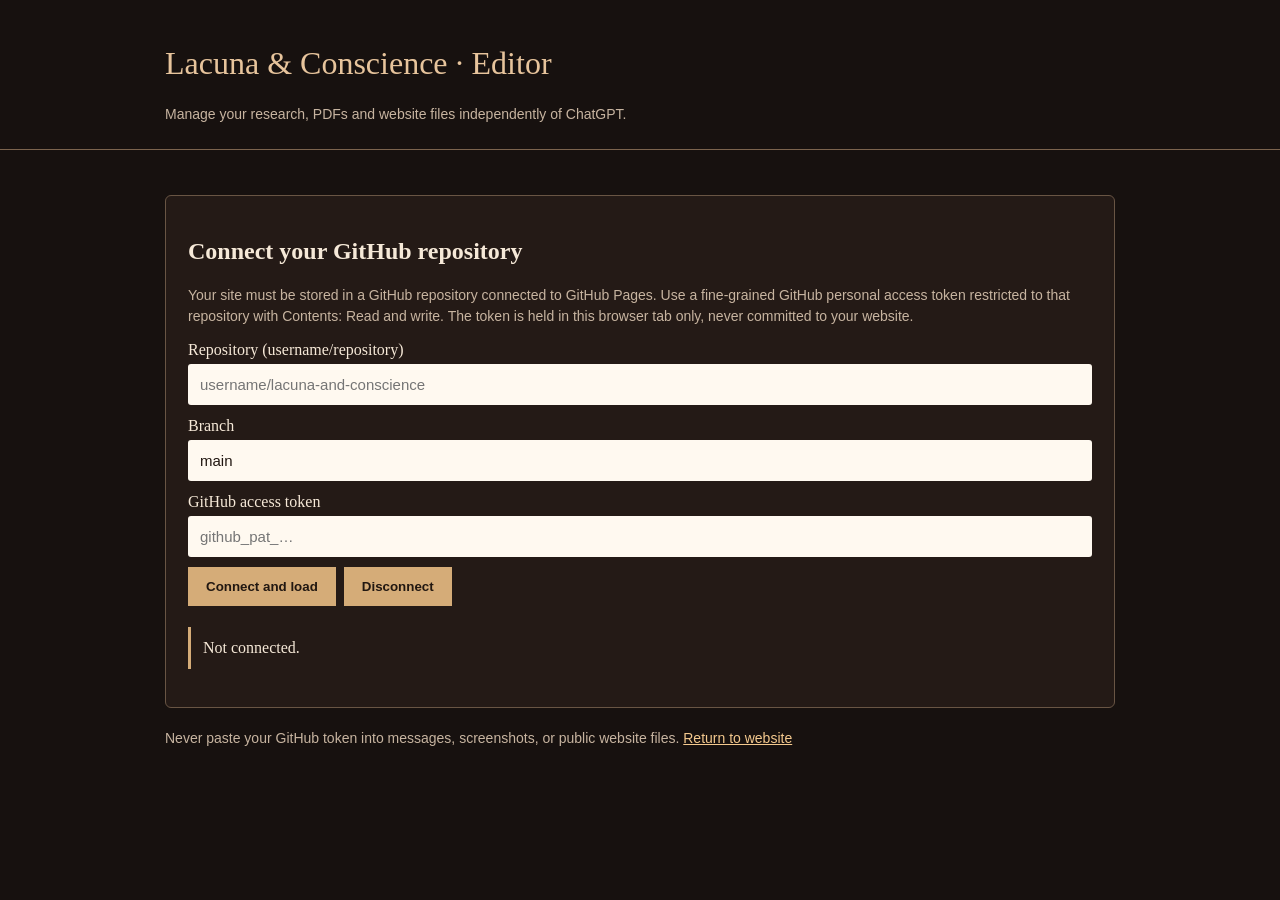
<file: index.html>
<!doctype html><html lang="en"><head><meta charset="utf-8"><meta name="viewport" content="width=device-width,initial-scale=1"><meta name="robots" content="noindex,nofollow"><title>Editor — Lacuna &amp; Conscience</title><style>body{margin:0;background:#17110f;color:#f6e9d8;font:16px Georgia,serif}header{border-bottom:1px solid #7c644e;padding:24px max(20px,calc((100vw - 950px)/2))}h1{font-weight:400;color:#e7c49c}main{max-width:950px;margin:auto;padding:25px 20px 70px}.panel{border:1px solid #695544;background:#241a16;padding:22px;margin:20px 0;border-radius:6px}label{display:block;margin:12px 0 5px}input,textarea,select{box-sizing:border-box;width:100%;padding:12px;background:#fff9f0;color:#211711;border:0;border-radius:3px;font:15px Arial}textarea{min-height:100px}button{background:#d5ac78;color:#211711;border:0;padding:12px 18px;margin:10px 8px 5px 0;cursor:pointer;font-weight:bold}button:disabled{opacity:.5}a{color:#f4c98e}.hint{color:#c7b4a0;font:14px/1.5 Arial}.msg{padding:12px;border-left:3px solid #d5ac78;white-space:pre-wrap}.paper{border-top:1px solid #685341;padding-top:15px;margin-top:18px}code{color:#fff3d8}#workspace[hidden]{display:none}</style></head><body><header><h1>Lacuna &amp; Conscience · Editor</h1><div class="hint">Manage your research, PDFs and website files independently of ChatGPT.</div></header><main><section class="panel"><h2>Connect your GitHub repository</h2><p class="hint">Your site must be stored in a GitHub repository connected to GitHub Pages. Use a fine-grained GitHub personal access token restricted to that repository with Contents: Read and write. The token is held in this browser tab only, never committed to your website.</p><label for="repo">Repository (username/repository)</label><input id="repo" placeholder="username/lacuna-and-conscience" autocomplete="off"><label for="branch">Branch</label><input id="branch" value="main"><label for="token">GitHub access token</label><input id="token" type="password" placeholder="github_pat_…" autocomplete="off"><button id="connect">Connect and load</button><button id="disconnect">Disconnect</button><p id="message" class="msg" role="status">Not connected.</p></section><div id="workspace" hidden><section class="panel"><h2>Research papers</h2><p class="hint">Edit titles, descriptions and publication status. Choose a PDF to upload for each paper, then save. GitHub Pages will deploy the change when GitHub updates.</p><div id="papers"></div><button id="add">+ Add a research paper</button><button id="save-papers">Save research changes</button></section><section class="panel"><h2>Edit website pages and design</h2><p class="hint">Advanced editor: modify the HTML/CSS directly. Changes are saved to GitHub. For everyday paper updates, use the research editor above.</p><label for="file">Website file</label><select id="file"><option>index.html</option><option>research.html</option><option>questions.html</option><option>styles.css</option><option>script.js</option><option>lavanya/research/index.html</option></select><button id="load-file">Load file</button><textarea id="source" spellcheck="false" style="min-height:330px;font:13px/1.5 monospace"></textarea><button id="save-file">Save website file</button></section><section class="panel"><h2>Upload or replace an image</h2><p class="hint">Upload a PNG, JPG or WebP image to the site root. Use its filename in the page HTML to display it.</p><label for="asset-name">Destination filename</label><input id="asset-name" placeholder="new-photo.jpg"><label for="asset">Image</label><input id="asset" type="file" accept="image/png,image/jpeg,image/webp"><button id="upload-asset">Upload image</button></section></div><p class="hint">Never paste your GitHub token into messages, screenshots, or public website files. <a href="/">Return to website</a></p></main><script src="editor.js"></script></body></html>
</file>
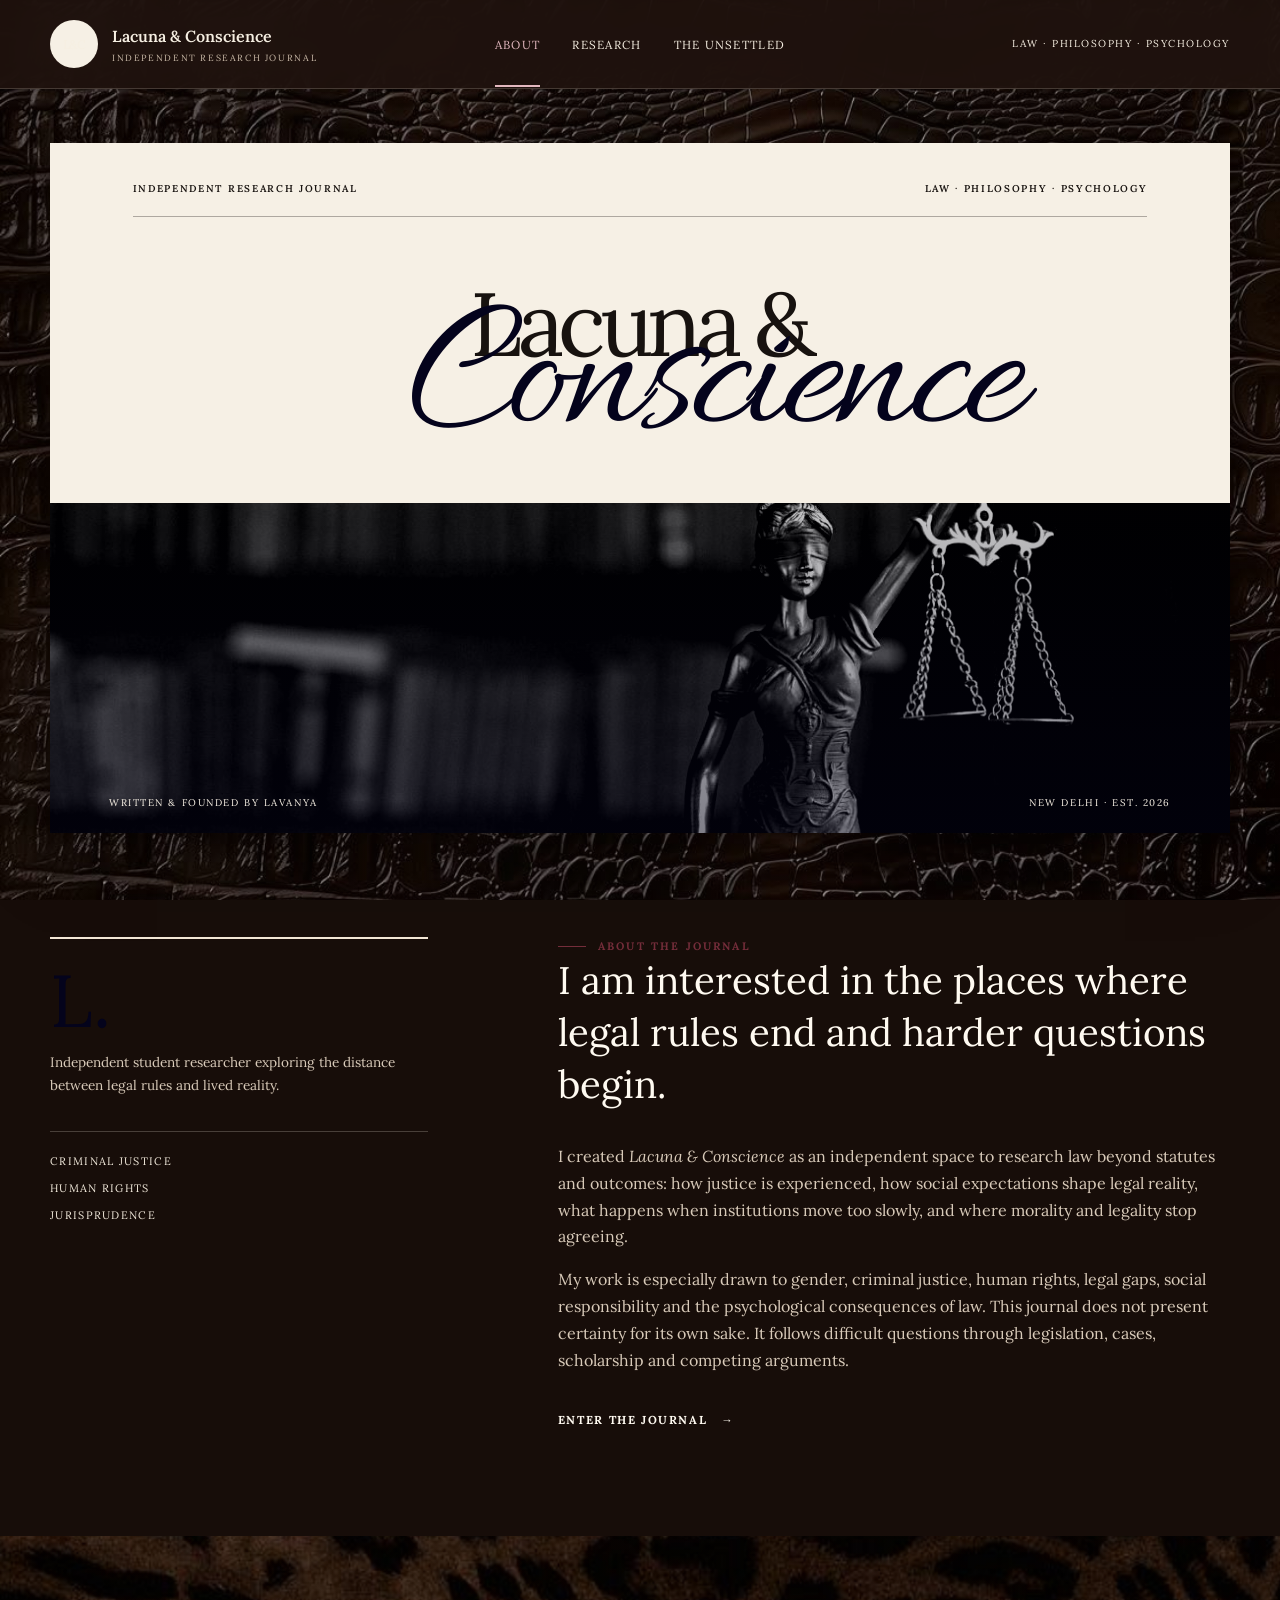
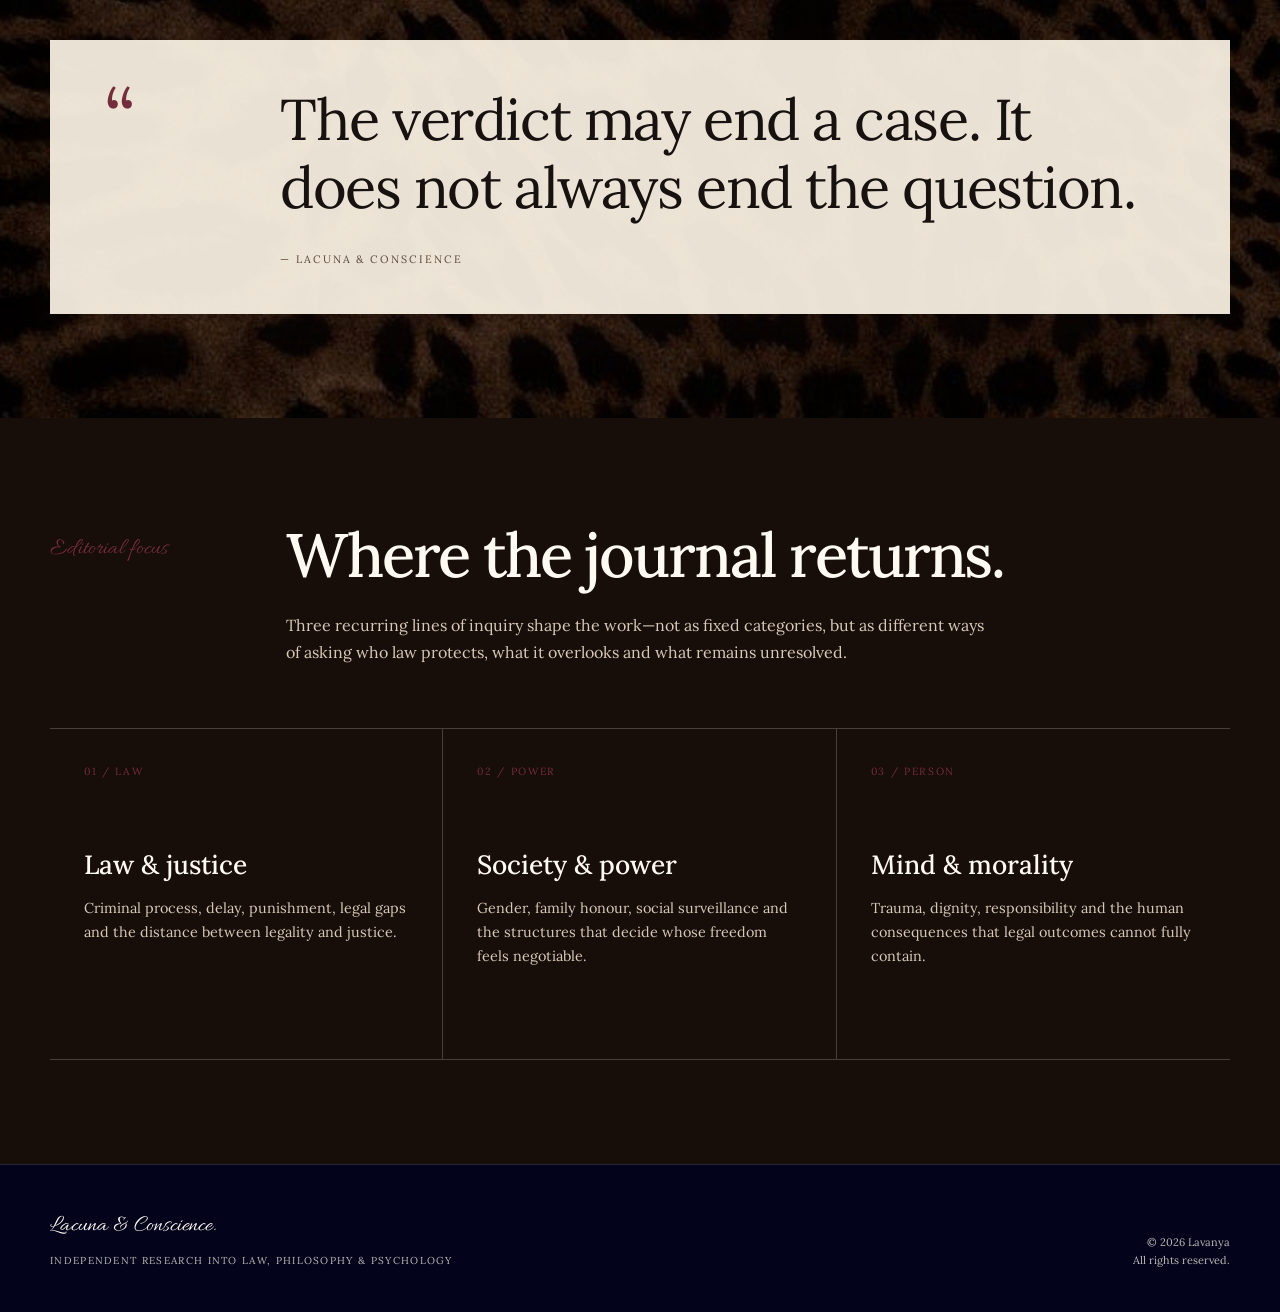
<file: homepage-option.html>
<!doctype html><html lang="en"><head><meta charset="utf-8"><meta name="viewport" content="width=device-width,initial-scale=1"><title>Lacuna &amp; Conscience — Editorial Homepage Option</title><meta name="description" content="Independent research into law, philosophy and psychology by Lavanya."><link rel="preconnect" href="https://fonts.googleapis.com"><link rel="preconnect" href="https://fonts.gstatic.com" crossorigin><link href="https://fonts.googleapis.com/css2?family=Allura&family=Lora:ital,wght@0,400;0,500;0,600;0,700;1,400&display=swap" rel="stylesheet"><link rel="stylesheet" href="styles.css"></head><body class="concept-page">
<header class="site-header"><div class="wrap nav"><a class="brand" href="index.html"><span class="monogram">L&amp;C</span><span class="brand-copy"><strong>Lacuna &amp; Conscience</strong><small>Independent research journal</small></span></a><button class="mobile-toggle" aria-label="Open navigation" aria-expanded="false">☰</button><nav class="nav-links"><a class="active" href="index.html">About</a><a href="/lavanya/research/">Research</a><a href="questions.html">The Unsettled</a></nav><div class="issue-mark">Law · Philosophy · Psychology</div></div></header>
<main><section class="hero editorial-opening"><div class="wrap editorial-hero"><div class="editorial-cream"><div class="editorial-kicker"><span>Independent research journal</span><span>Law · Philosophy · Psychology</span></div><div class="editorial-name"><span class="editorial-serif">Lacuna &amp;</span><span class="editorial-script">Conscience</span></div></div><figure class="editorial-photo"><img src="lady-justice-option.jpeg" alt="Lady Justice holding scales in a law library"><figcaption><span>Written &amp; founded by Lavanya</span><span>New Delhi · Est. 2026</span></figcaption></figure></div></section>
<section class="section"><div class="wrap about-grid reveal"><aside class="profile-card"><div class="initial">L.</div><p>Independent student researcher exploring the distance between legal rules and lived reality.</p><div class="profile-meta"><span>Criminal justice</span><span>Human rights</span><span>Jurisprudence</span></div></aside><div class="bio-copy"><div class="eyebrow">About the journal</div><p class="lead">I am interested in the places where legal rules end and harder questions begin.</p><p>I created <em>Lacuna &amp; Conscience</em> as an independent space to research law beyond statutes and outcomes: how justice is experienced, how social expectations shape legal reality, what happens when institutions move too slowly, and where morality and legality stop agreeing.</p><p>My work is especially drawn to gender, criminal justice, human rights, legal gaps, social responsibility and the psychological consequences of law. This journal does not present certainty for its own sake. It follows difficult questions through legislation, cases, scholarship and competing arguments.</p><a class="text-link" href="/lavanya/research/">Enter the journal</a></div></div></section>
<section class="section manifesto"><div class="wrap manifesto-inner reveal"><div class="mark">“</div><div><blockquote>The verdict may end a case. It does not always end the question.</blockquote><cite>— Lacuna &amp; Conscience</cite></div></div></section>
<section class="section"><div class="wrap"><div class="section-intro reveal"><div class="side-note">Editorial focus</div><div><h2>Where the journal returns.</h2><p>Three recurring lines of inquiry shape the work—not as fixed categories, but as different ways of asking who law protects, what it overlooks and what remains unresolved.</p></div></div><div class="pillars reveal"><article class="pillar"><div class="num">01 / LAW</div><h3>Law & justice</h3><p>Criminal process, delay, punishment, legal gaps and the distance between legality and justice.</p></article><article class="pillar"><div class="num">02 / POWER</div><h3>Society & power</h3><p>Gender, family honour, social surveillance and the structures that decide whose freedom feels negotiable.</p></article><article class="pillar"><div class="num">03 / PERSON</div><h3>Mind & morality</h3><p>Trauma, dignity, responsibility and the human consequences that legal outcomes cannot fully contain.</p></article></div></div></section></main>
<footer><div class="wrap footer-row"><div><div class="footer-brand">Lacuna &amp; Conscience.</div><div class="footer-copy">Independent research into law, philosophy & psychology</div></div><div class="footer-right">© <span data-year></span> Lavanya<br>All rights reserved.</div></div></footer><script src="script.js"></script></body></html>
</file>
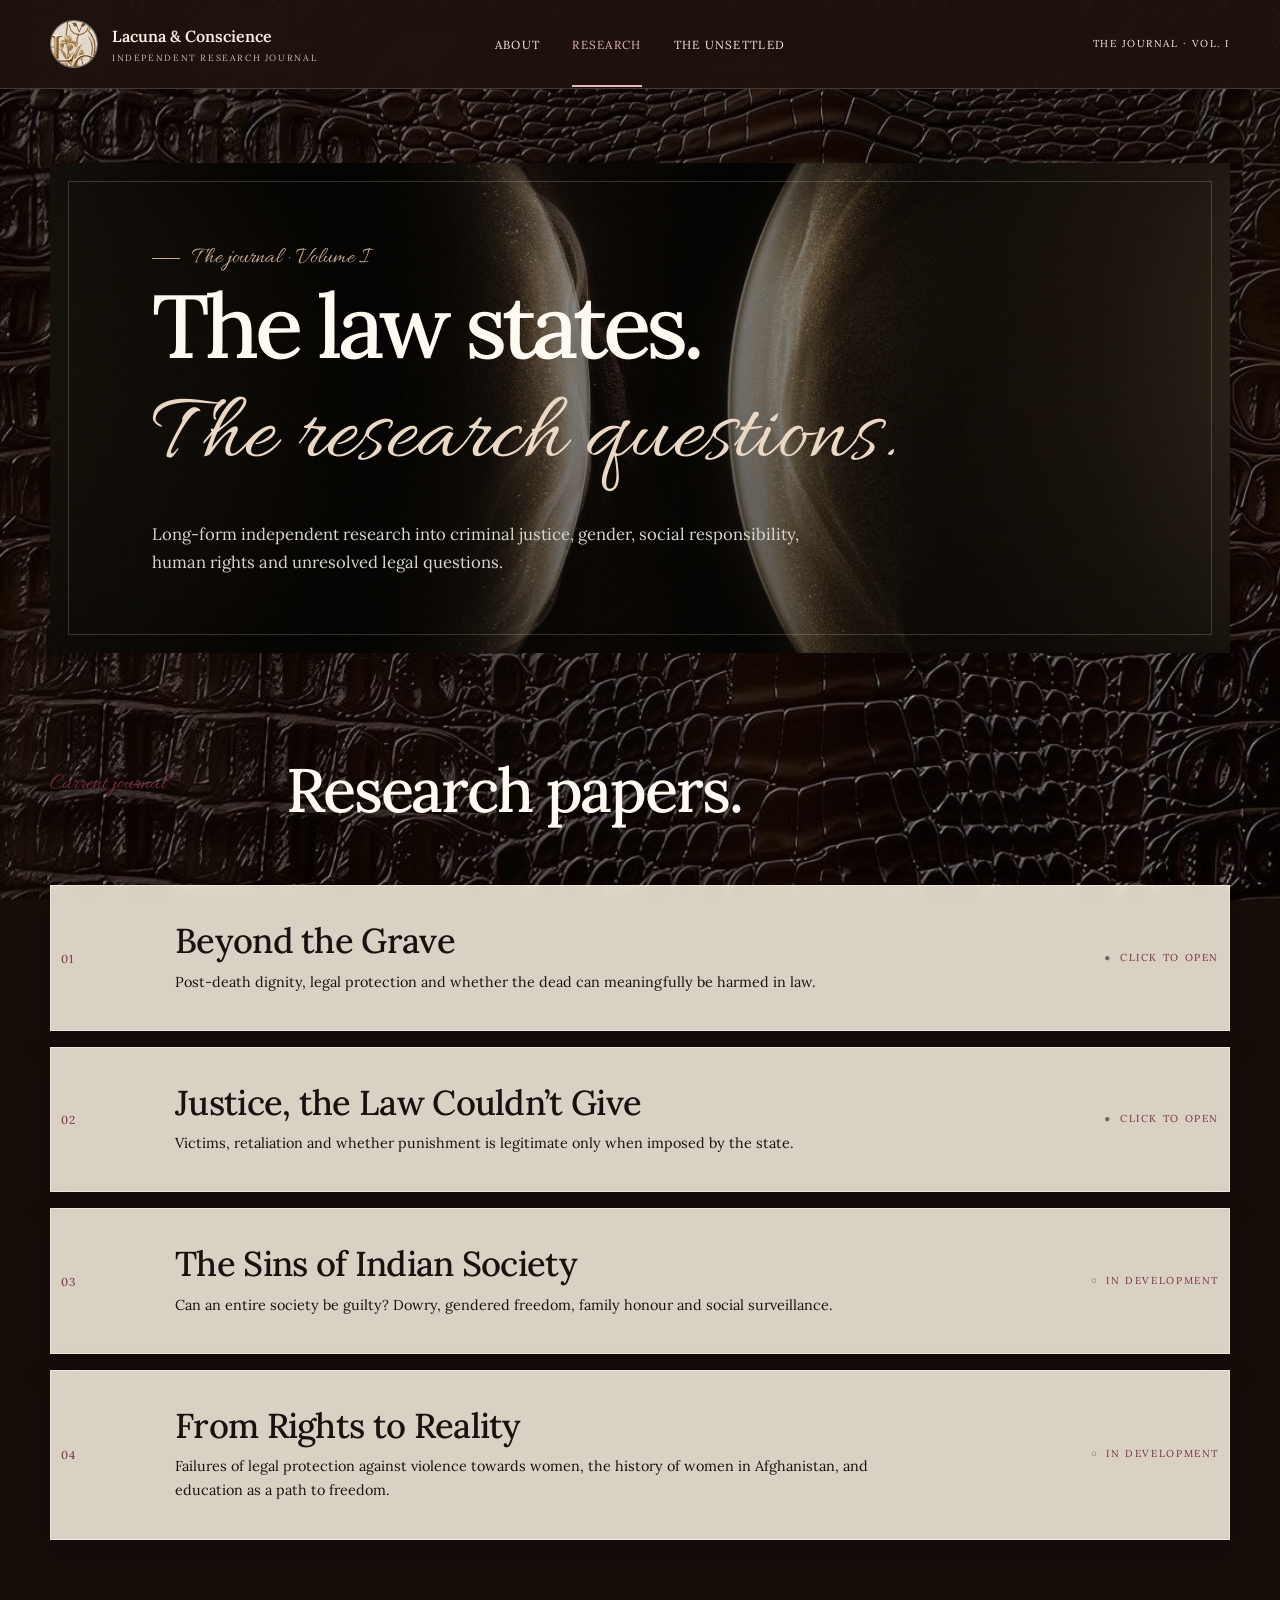
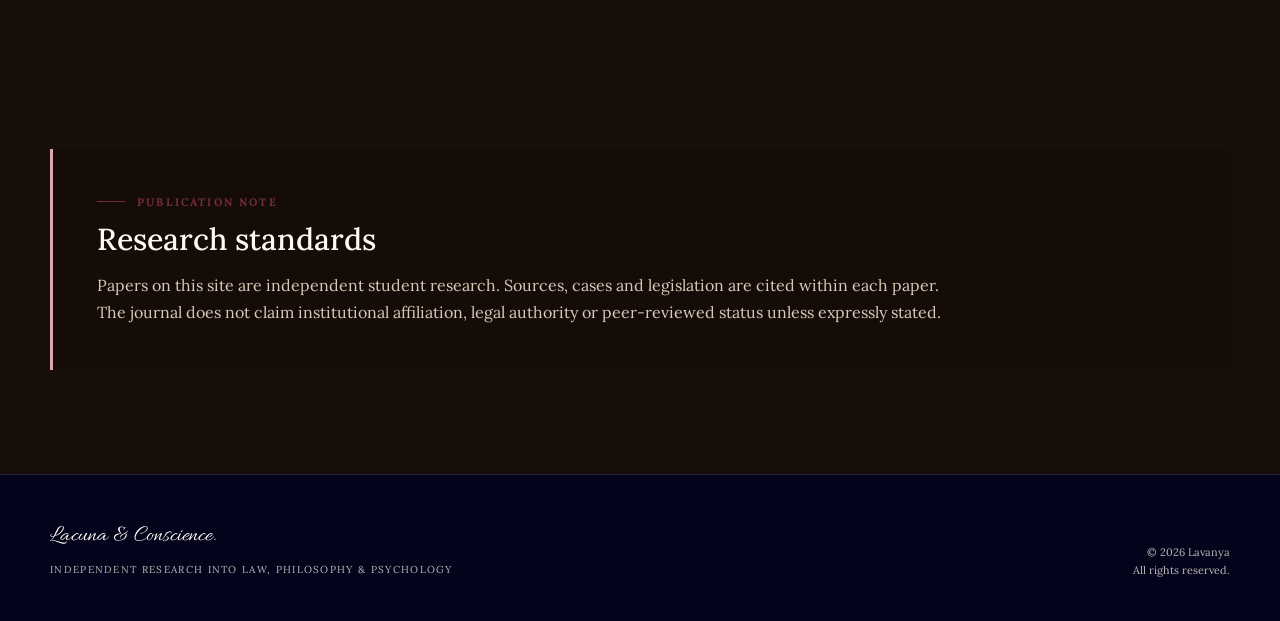
<file: index (1).html>
<!doctype html><html lang="en"><head><meta charset="utf-8"><meta name="viewport" content="width=device-width,initial-scale=1"><title>Research — Lacuna &amp; Conscience</title><meta name="description" content="Independent research papers from Lacuna &amp; Conscience."><link rel="icon" type="image/png" href="../../favicon.png"><link rel="apple-touch-icon" href="../../logo-iris-owl.png"><link rel="preconnect" href="https://fonts.googleapis.com"><link rel="preconnect" href="https://fonts.gstatic.com" crossorigin><link href="https://fonts.googleapis.com/css2?family=Allura&family=Lora:ital,wght@0,400;0,500;0,600;0,700;1,400&display=swap" rel="stylesheet"><link rel="stylesheet" href="../../styles.css?v=22"></head><body>
<header class="site-header"><div class="wrap nav"><a class="brand" href="../../index.html"><span class="monogram"><img src="../../logo-iris-owl.png" alt=""></span><span class="brand-copy"><strong>Lacuna &amp; Conscience</strong><small>Independent research journal</small></span></a><button class="mobile-toggle" aria-label="Open navigation" aria-expanded="false">☰</button><nav class="nav-links"><a href="../../index.html">About</a><a class="active" href="./">Research</a><a href="../../questions.html">The Unsettled</a></nav><div class="issue-mark">The journal · Vol. I</div></div></header>
<main><section class="hero page-hero"><div class="wrap hero-frame"><div class="hero-content"><div class="eyebrow">The journal · Volume I</div><h1>The law states. <span class="hero-script">The research questions.</span></h1><p class="hero-dek">Long-form independent research into criminal justice, gender, social responsibility, human rights and unresolved legal questions.</p></div></div></section>
<section class="section"><div class="wrap"><div class="section-intro reveal"><div class="side-note">Current journal</div><div><h2>Research papers.</h2></div></div><div class="paper-list reveal">
<a class="paper-item" href="../../reader.html?paper=beyond-the-grave"><div class="paper-no">01</div><div><h3>Beyond the Grave</h3><p>Post-death dignity, legal protection and whether the dead can meaningfully be harmed in law.</p></div><div class="status live">Click to Open</div></a>
<a class="paper-item" href="../../reader.html?paper=from-rights-to-reality"><div class="paper-no">02</div><div><h3>From Rights to Reality</h3><p>Women’s rights beyond a single country: the distance between formal guarantees and lived freedom.</p></div><div class="status live">In development</div></a>
<a class="paper-item" href="../../reader.html?paper=justice-the-law-couldnt-give"><div class="paper-no">03</div><div><h3>Justice, the Law Couldn’t Give</h3><p>Victims, retaliation and whether punishment is legitimate only when imposed by the state.</p></div><div class="status">Planned</div></a>
<a class="paper-item" href="../../reader.html?paper=the-sins-of-indian-society"><div class="paper-no">04</div><div><h3>The Sins of Indian Society</h3><p>Can an entire society be guilty? Dowry, gendered freedom, family honour and social surveillance.</p></div><div class="status">Planned</div></a>
</div></div></section><section class="section section-rule"><div class="wrap"><div class="note-card reveal"><div class="eyebrow">Publication note</div><h3>Research standards</h3><p>Papers on this site are independent student research. Sources, cases and legislation are cited within each paper. The journal does not claim institutional affiliation, legal authority or peer-reviewed status unless expressly stated.</p></div></div></section></main>
<footer><div class="wrap footer-row"><div><div class="footer-brand">Lacuna &amp; Conscience.</div><div class="footer-copy">Independent research into law, philosophy & psychology</div></div><div class="footer-right">© <span data-year></span> Lavanya<br>All rights reserved.</div></div></footer><script src="../../script.js"></script><script src="../../research-list.js"></script></body></html>
</file>
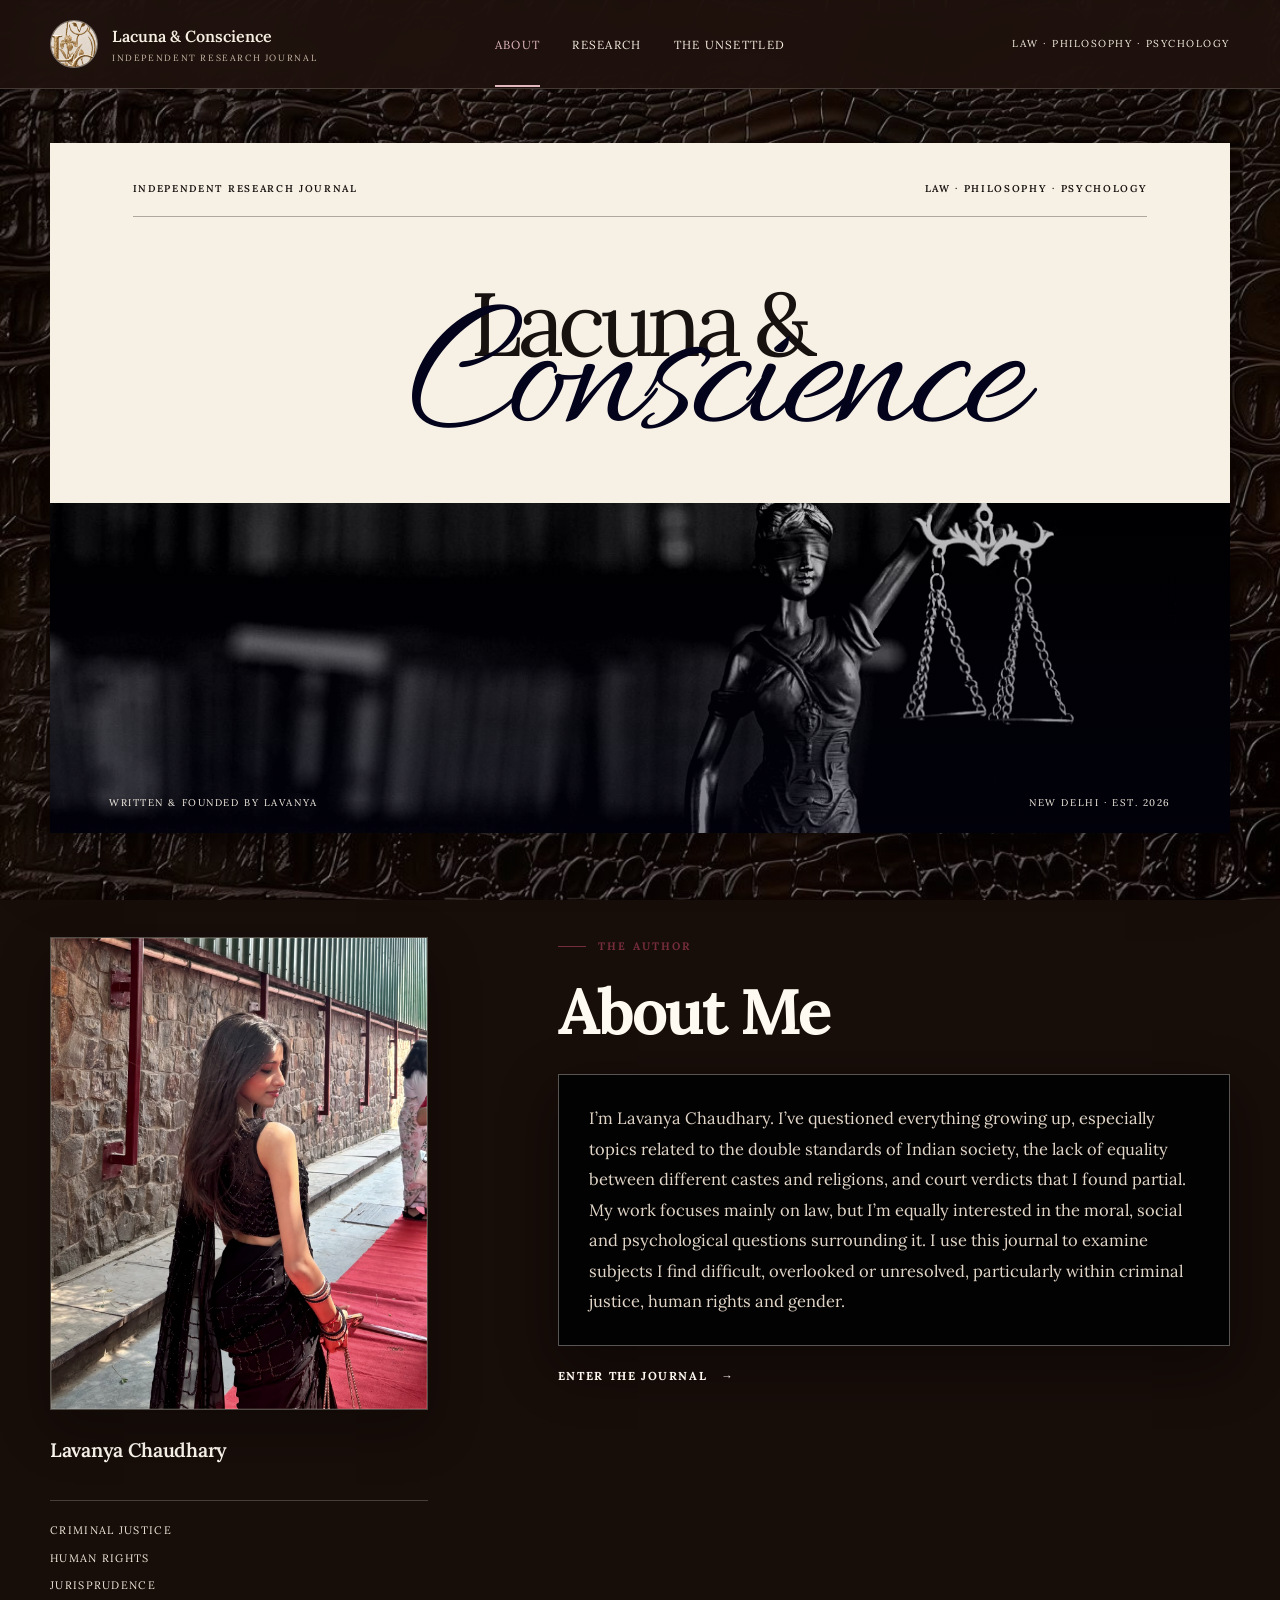
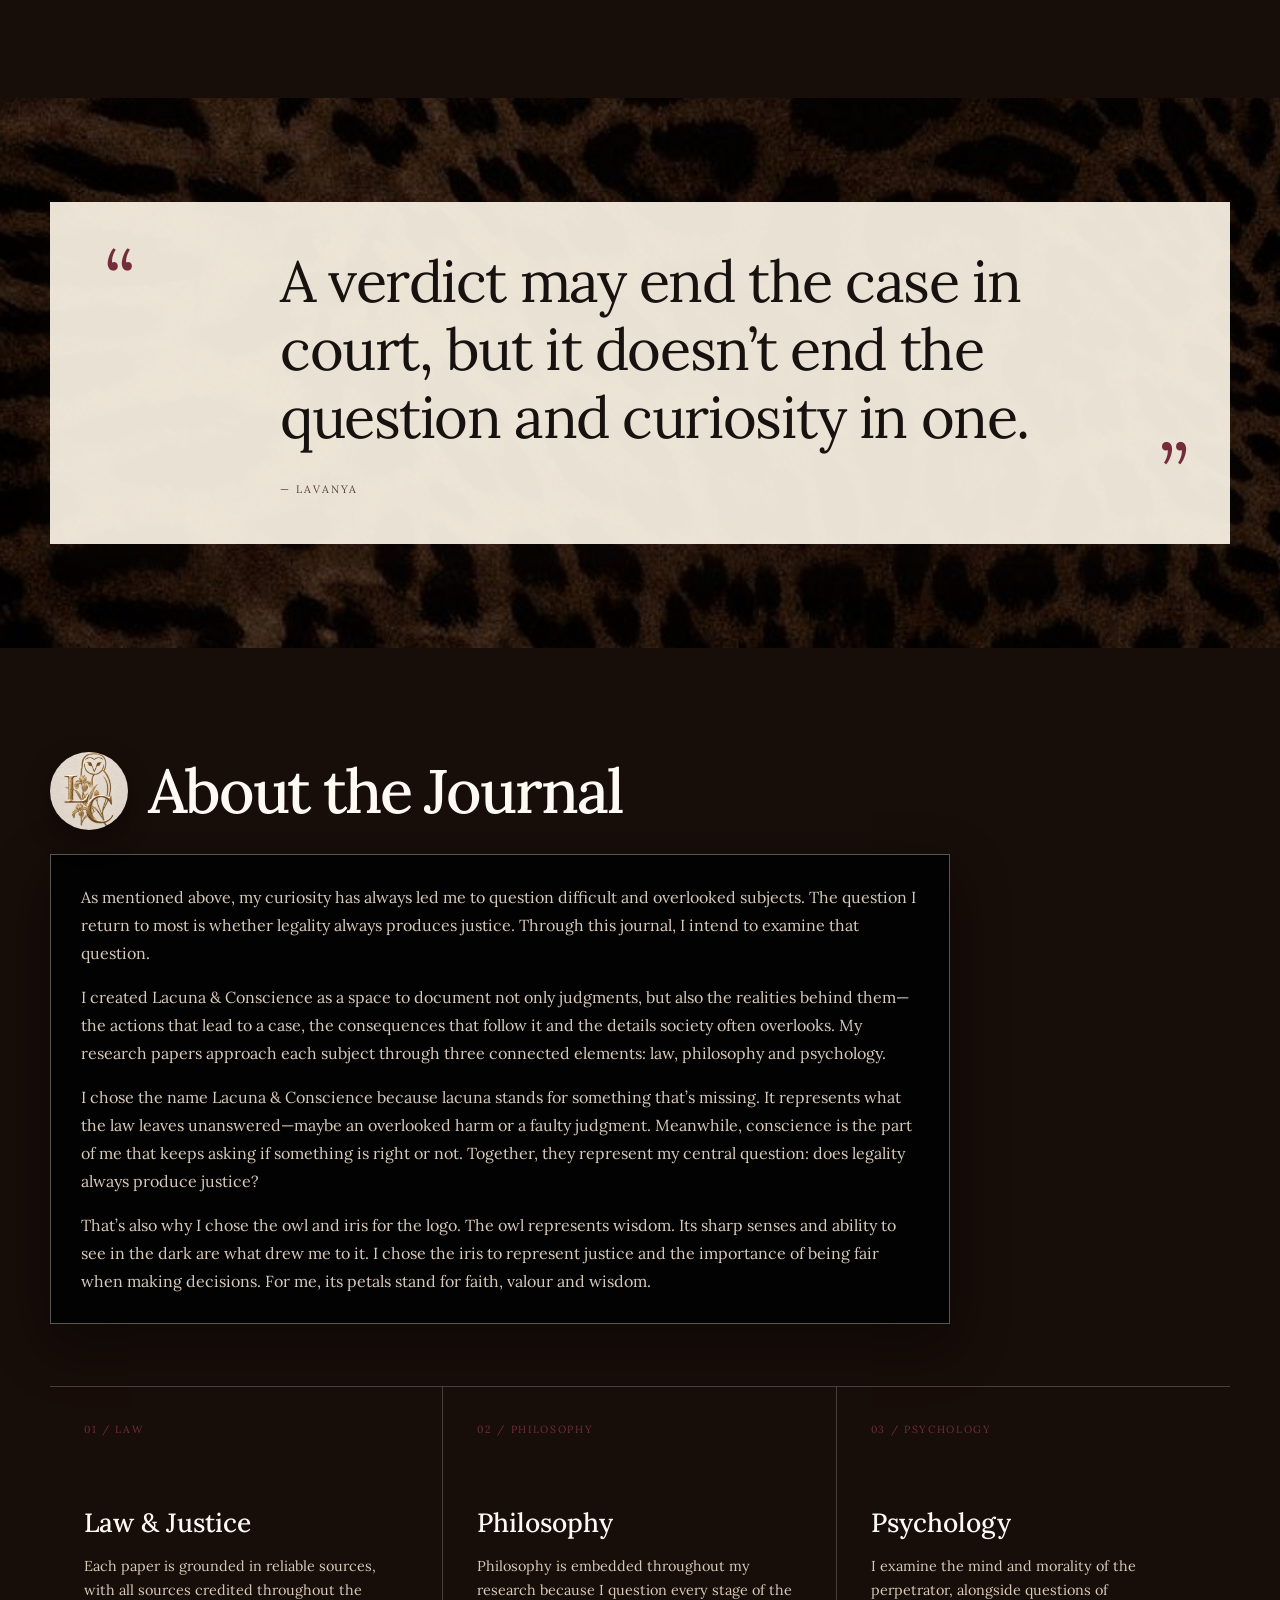
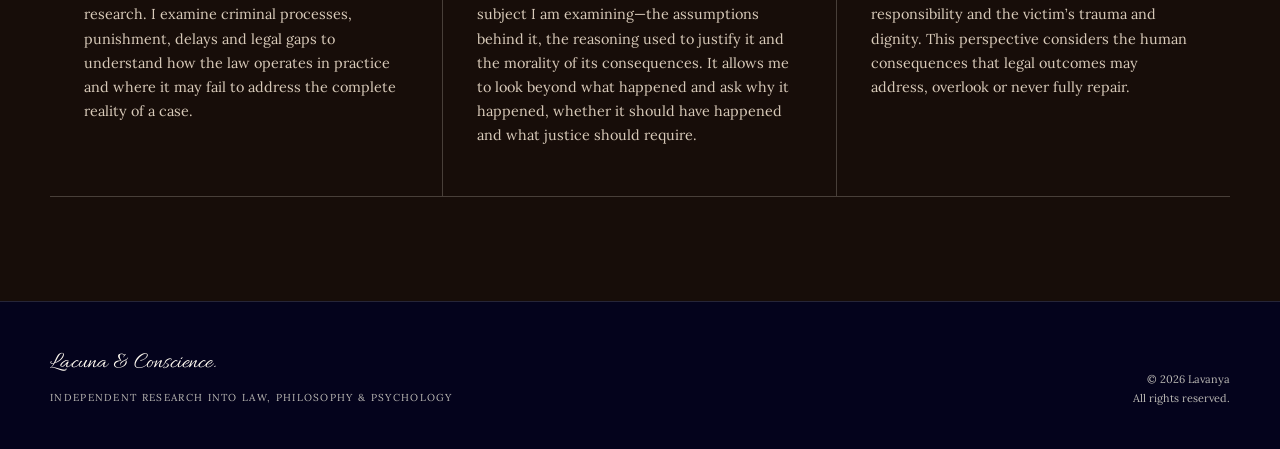
<file: index (2).html>
<!doctype html><html lang="en"><head><meta charset="utf-8"><meta name="viewport" content="width=device-width,initial-scale=1"><title>Lacuna &amp; Conscience — An Independent Research Journal</title><meta name="description" content="Independent research into law, philosophy and psychology by Lavanya."><link rel="icon" type="image/png" href="favicon.png"><link rel="apple-touch-icon" href="logo-iris-owl.png"><link rel="preconnect" href="https://fonts.googleapis.com"><link rel="preconnect" href="https://fonts.gstatic.com" crossorigin><link href="https://fonts.googleapis.com/css2?family=Allura&family=Lora:ital,wght@0,400;0,500;0,600;0,700;1,400&display=swap" rel="stylesheet"><link rel="stylesheet" href="styles.css?v=16"></head><body class="concept-page">
<header class="site-header"><div class="wrap nav"><a class="brand" href="index.html"><span class="monogram"><img src="logo-iris-owl.png" alt=""></span><span class="brand-copy"><strong>Lacuna &amp; Conscience</strong><small>Independent research journal</small></span></a><button class="mobile-toggle" aria-label="Open navigation" aria-expanded="false">☰</button><nav class="nav-links"><a class="active" href="index.html">About</a><a href="/lavanya/research/">Research</a><a href="questions.html">The Unsettled</a></nav><div class="issue-mark">Law · Philosophy · Psychology</div></div></header>
<main><section class="hero editorial-opening"><div class="wrap editorial-hero"><div class="editorial-cream"><div class="editorial-kicker"><span>Independent research journal</span><span>Law · Philosophy · Psychology</span></div><div class="editorial-name"><span class="editorial-serif">Lacuna &amp;</span><span class="editorial-script">Conscience</span></div></div><figure class="editorial-photo"><img src="lady-justice-option.jpeg" alt="Lady Justice holding scales in a law library"><figcaption><span>Written &amp; founded by Lavanya</span><span>New Delhi · Est. 2026</span></figcaption></figure></div></section>
<section class="section"><div class="wrap about-grid reveal"><aside class="profile-card author-card"><figure class="author-portrait"><img src="lavanya-author.jpeg" alt="Portrait of Lavanya Chaudhary"></figure><div class="author-name">Lavanya Chaudhary</div><div class="profile-meta"><span>Criminal justice</span><span>Human rights</span><span>Jurisprudence</span></div></aside><div class="bio-copy author-copy"><div class="eyebrow">The Author</div><h2 class="about-heading">About Me</h2><p class="readable-panel">I’m Lavanya Chaudhary. I’ve questioned everything growing up, especially topics related to the double standards of Indian society, the lack of equality between different castes and religions, and court verdicts that I found partial. My work focuses mainly on law, but I’m equally interested in the moral, social and psychological questions surrounding it. I use this journal to examine subjects I find difficult, overlooked or unresolved, particularly within criminal justice, human rights and gender.</p><a class="text-link" href="/lavanya/research/">Enter the journal</a></div></div></section>
<section class="section manifesto"><div class="wrap manifesto-inner reveal"><div class="mark mark-open" aria-hidden="true">“</div><div><blockquote>A verdict may end the case in court, but it doesn’t end the question and curiosity in one.</blockquote><cite>— Lavanya</cite></div><div class="mark mark-close" aria-hidden="true">”</div></div></section>
<section class="section"><div class="wrap"><div class="section-intro journal-intro reveal"><div><h2 class="journal-title"><img src="logo-iris-owl.png" alt="Lacuna &amp; Conscience owl and iris emblem"><span>About the Journal</span></h2><div class="journal-description readable-panel"><p>As mentioned above, my curiosity has always led me to question difficult and overlooked subjects. The question I return to most is whether legality always produces justice. Through this journal, I intend to examine that question.</p><p>I created Lacuna &amp; Conscience as a space to document not only judgments, but also the realities behind them—the actions that lead to a case, the consequences that follow it and the details society often overlooks. My research papers approach each subject through three connected elements: law, philosophy and psychology.</p><p>I chose the name Lacuna &amp; Conscience because lacuna stands for something that’s missing. It represents what the law leaves unanswered—maybe an overlooked harm or a faulty judgment. Meanwhile, conscience is the part of me that keeps asking if something is right or not. Together, they represent my central question: does legality always produce justice?</p><p>That’s also why I chose the owl and iris for the logo. The owl represents wisdom. Its sharp senses and ability to see in the dark are what drew me to it. I chose the iris to represent justice and the importance of being fair when making decisions. For me, its petals stand for faith, valour and wisdom.</p></div></div></div><div class="pillars reveal"><article class="pillar"><div class="num">01 / LAW</div><h3>Law &amp; Justice</h3><p>Each paper is grounded in reliable sources, with all sources credited throughout the research. I examine criminal processes, punishment, delays and legal gaps to understand how the law operates in practice and where it may fail to address the complete reality of a case.</p></article><article class="pillar"><div class="num">02 / PHILOSOPHY</div><h3>Philosophy</h3><p>Philosophy is embedded throughout my research because I question every stage of the subject I am examining—the assumptions behind it, the reasoning used to justify it and the morality of its consequences. It allows me to look beyond what happened and ask why it happened, whether it should have happened and what justice should require.</p></article><article class="pillar"><div class="num">03 / PSYCHOLOGY</div><h3>Psychology</h3><p>I examine the mind and morality of the perpetrator, alongside questions of responsibility and the victim’s trauma and dignity. This perspective considers the human consequences that legal outcomes may address, overlook or never fully repair.</p></article></div></div></section></main>
<footer><div class="wrap footer-row"><div><div class="footer-brand">Lacuna &amp; Conscience.</div><div class="footer-copy">Independent research into law, philosophy & psychology</div></div><div class="footer-right">© <span data-year></span> Lavanya<br>All rights reserved.</div></div></footer><script src="script.js"></script></body></html>
</file>
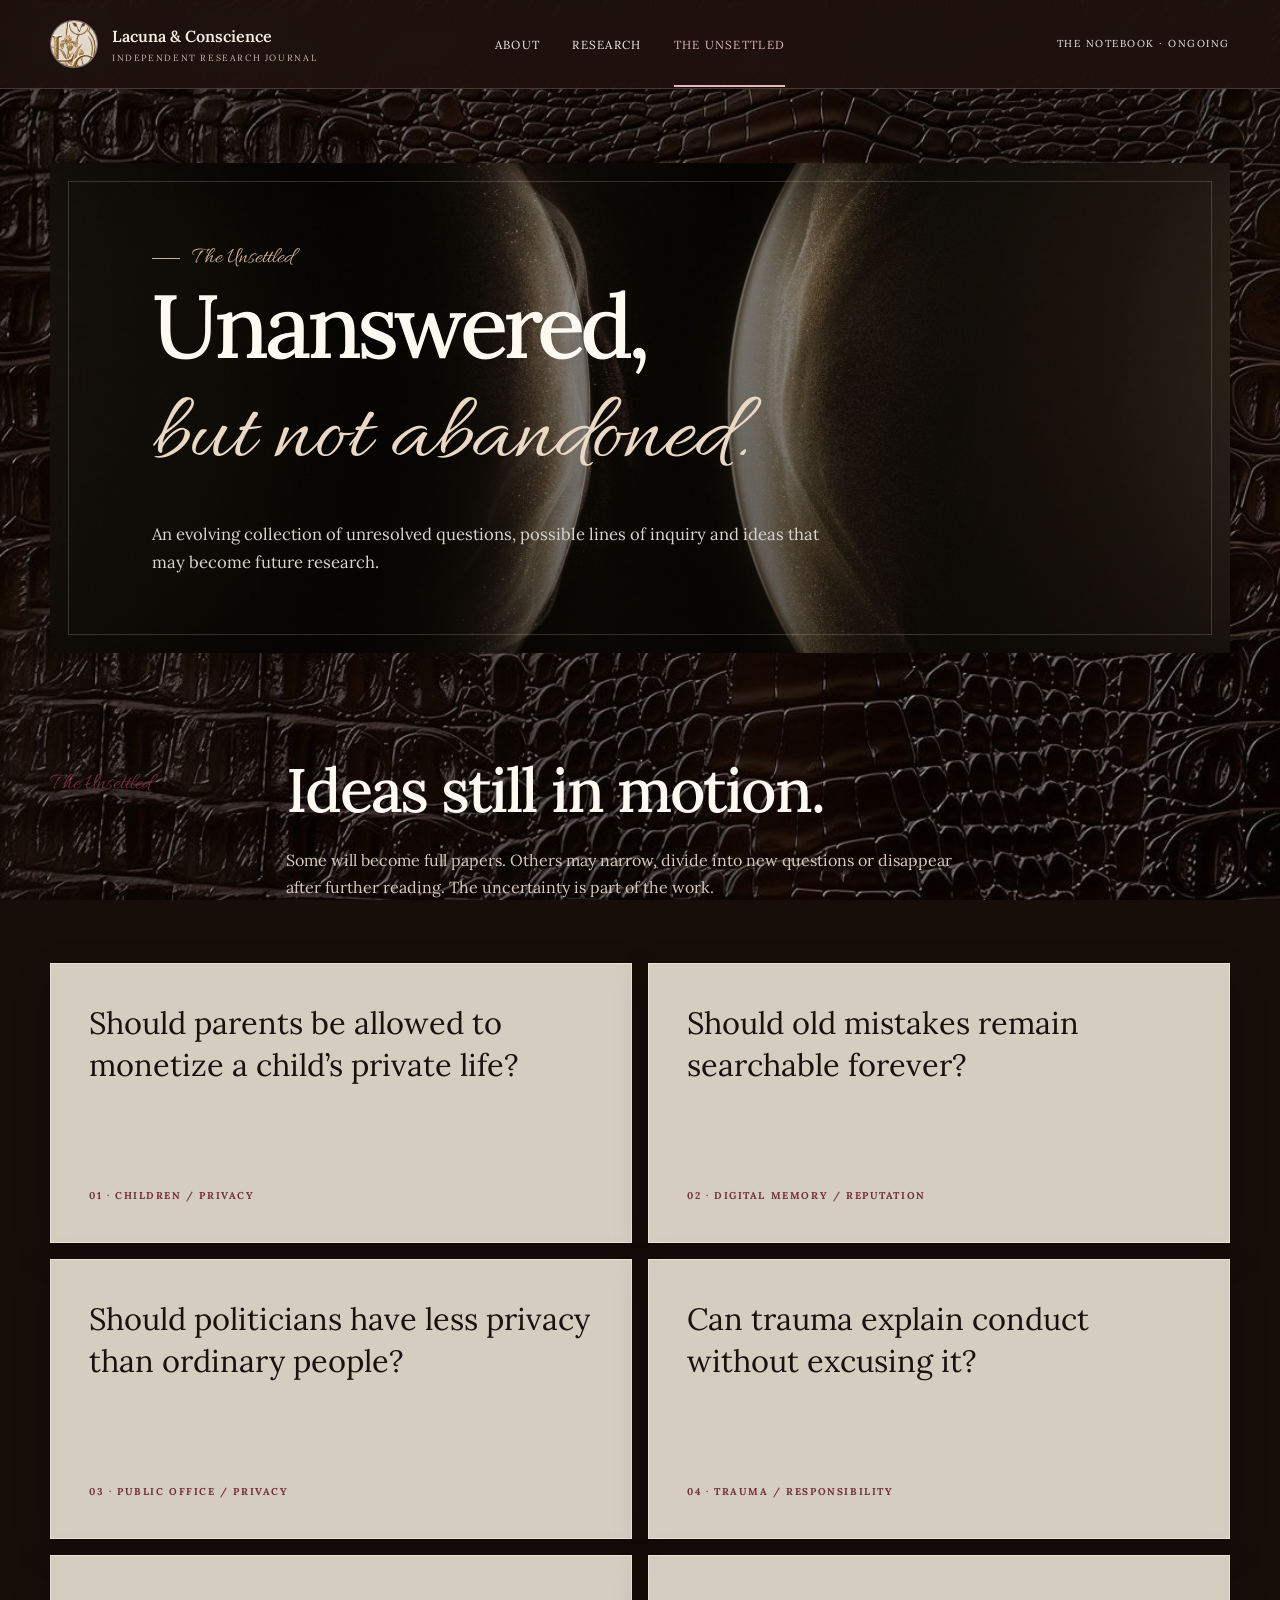
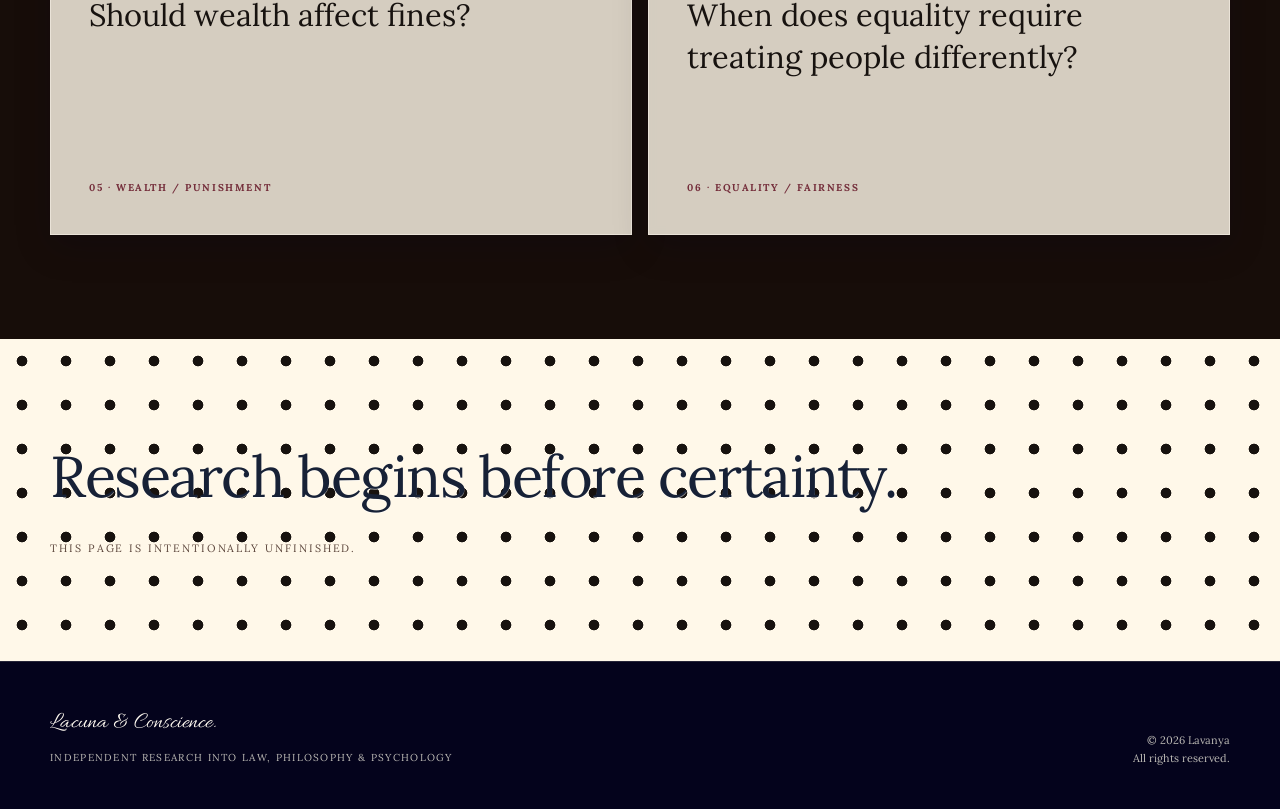
<file: questions.html>
<!doctype html><html lang="en"><head><meta charset="utf-8"><meta name="viewport" content="width=device-width,initial-scale=1"><title>The Unsettled — Lacuna &amp; Conscience</title><meta name="description" content="Future research directions from Lacuna &amp; Conscience."><link rel="icon" type="image/png" href="favicon.png"><link rel="apple-touch-icon" href="logo-iris-owl.png"><link rel="preconnect" href="https://fonts.googleapis.com"><link rel="preconnect" href="https://fonts.gstatic.com" crossorigin><link href="https://fonts.googleapis.com/css2?family=Allura&family=Lora:ital,wght@0,400;0,500;0,600;0,700;1,400&display=swap" rel="stylesheet"><link rel="stylesheet" href="styles.css?v=16"></head><body class="polka-page">
<header class="site-header"><div class="wrap nav"><a class="brand" href="index.html"><span class="monogram"><img src="logo-iris-owl.png" alt=""></span><span class="brand-copy"><strong>Lacuna &amp; Conscience</strong><small>Independent research journal</small></span></a><button class="mobile-toggle" aria-label="Open navigation" aria-expanded="false">☰</button><nav class="nav-links"><a href="index.html">About</a><a href="/lavanya/research/">Research</a><a class="active" href="questions.html">The Unsettled</a></nav><div class="issue-mark">The notebook · Ongoing</div></div></header>
<main><section class="hero page-hero"><div class="wrap hero-frame"><div class="hero-content"><div class="eyebrow">The Unsettled</div><h1>Unanswered, <span class="hero-script">but not abandoned.</span></h1><p class="hero-dek">An evolving collection of unresolved questions, possible lines of inquiry and ideas that may become future research.</p></div></div></section>
<section class="section"><div class="wrap"><div class="section-intro reveal"><div class="side-note script-accent">The Unsettled</div><div><h2>Ideas still in motion.</h2><p>Some will become full papers. Others may narrow, divide into new questions or disappear after further reading. The uncertainty is part of the work.</p></div></div><div class="question-grid reveal">
<article class="question"><div class="q">Should parents be allowed to monetize a child’s private life?</div><div class="topic">01 · Children / privacy</div></article><article class="question"><div class="q">Should old mistakes remain searchable forever?</div><div class="topic">02 · Digital memory / reputation</div></article><article class="question"><div class="q">Should politicians have less privacy than ordinary people?</div><div class="topic">03 · Public office / privacy</div></article><article class="question"><div class="q">Can trauma explain conduct without excusing it?</div><div class="topic">04 · Trauma / responsibility</div></article><article class="question"><div class="q">Should wealth affect fines?</div><div class="topic">05 · Wealth / punishment</div></article><article class="question"><div class="q">When does equality require treating people differently?</div><div class="topic">06 · Equality / fairness</div></article>
</div></div></section><section class="section manifesto"><div class="wrap manifesto-inner solo reveal"><div><blockquote>Research begins before certainty.</blockquote><cite>This page is intentionally unfinished.</cite></div></div></section></main>
<footer><div class="wrap footer-row"><div><div class="footer-brand">Lacuna &amp; Conscience.</div><div class="footer-copy">Independent research into law, philosophy & psychology</div></div><div class="footer-right">© <span data-year></span> Lavanya<br>All rights reserved.</div></div></footer><script src="script.js"></script></body></html>
</file>
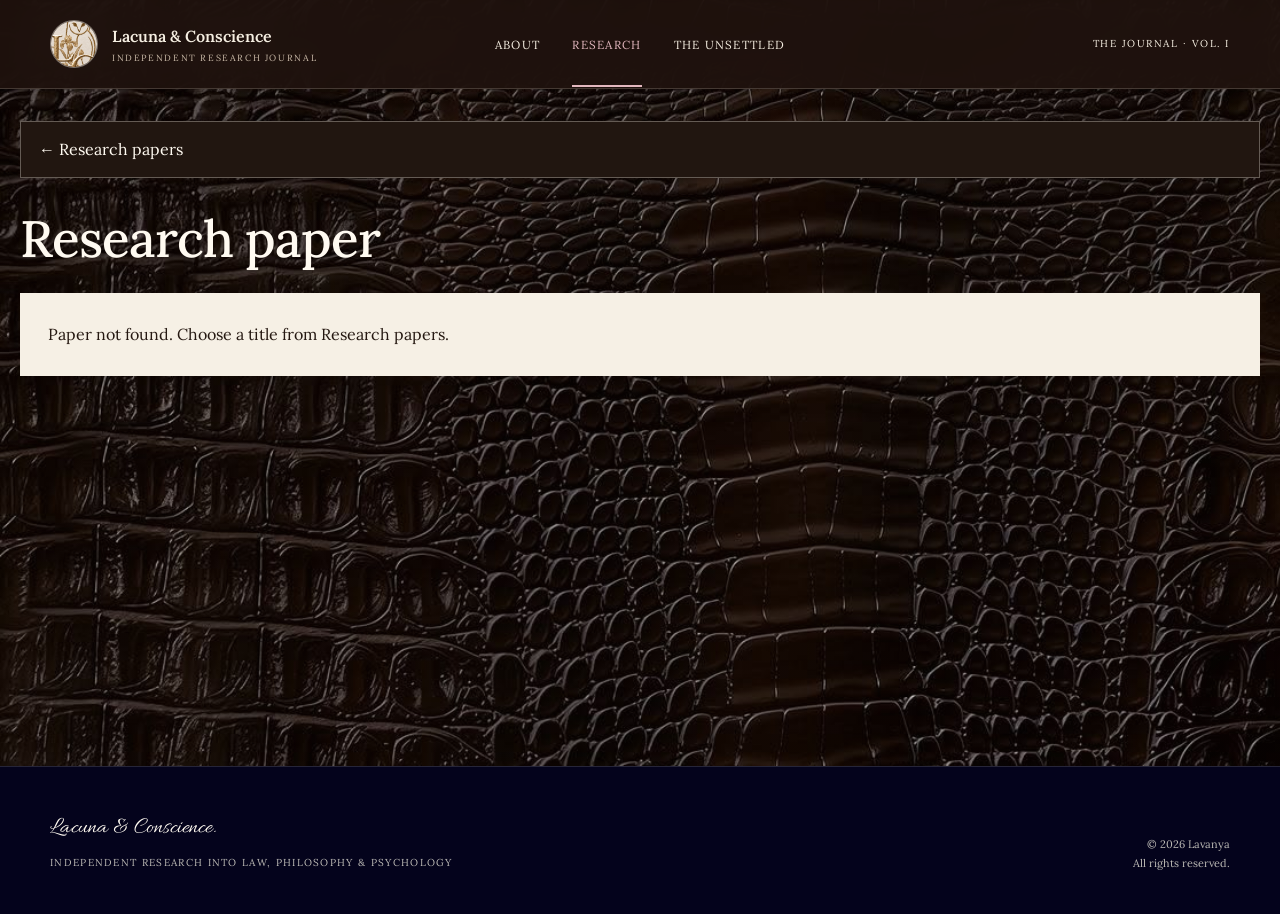
<file: reader.html>
<!doctype html><html lang="en"><head><meta charset="utf-8"><meta name="viewport" content="width=device-width,initial-scale=1"><title>Read a paper — Lacuna &amp; Conscience</title><meta name="description" content="Independent research papers from Lacuna &amp; Conscience."><link rel="icon" type="image/png" href="favicon.png"><link rel="apple-touch-icon" href="logo-iris-owl.png"><link rel="preconnect" href="https://fonts.googleapis.com"><link rel="preconnect" href="https://fonts.gstatic.com" crossorigin><link href="https://fonts.googleapis.com/css2?family=Allura&family=Lora:ital,wght@0,400;0,500;0,600;0,700;1,400&display=swap" rel="stylesheet"><link rel="stylesheet" href="styles.css?v=22"></head><body>
<header class="site-header"><div class="wrap nav"><a class="brand" href="index.html"><span class="monogram"><img src="logo-iris-owl.png" alt=""></span><span class="brand-copy"><strong>Lacuna &amp; Conscience</strong><small>Independent research journal</small></span></a><button class="mobile-toggle" aria-label="Open navigation" aria-expanded="false">☰</button><nav class="nav-links"><a href="index.html">About</a><a class="active" href="/lavanya/research/">Research</a><a href="questions.html">The Unsettled</a></nav><div class="issue-mark">The journal · Vol. I</div></div></header>
<main class="reader-main"><div class="reader-toolbar"><a class="reader-back" href="lavanya/research/">← Research papers</a><div class="reader-actions"><button id="fullscreen-paper" class="reader-download" type="button" hidden>⛶ Full Screen</button><a id="download-paper" class="reader-download" hidden download>Download PDF ↓</a></div></div><h1 id="paper-title" class="reader-title">Research paper</h1><p id="reader-message" role="status">Loading paper…</p><div id="pdf-container" hidden><iframe id="pdf-frame" title="Research paper PDF"></iframe><p class="reader-help">If the PDF does not display on your device, use Download PDF above to read it locally.</p></div><noscript><p>Enable JavaScript to read this paper here, or return to the research papers.</p></noscript></main><footer><div class="wrap footer-row"><div><div class="footer-brand">Lacuna &amp; Conscience.</div><div class="footer-copy">Independent research into law, philosophy & psychology</div></div><div class="footer-right">© <span data-year></span> Lavanya<br>All rights reserved.</div></div></footer><script src="script.js"></script><script src="reader.js?v=2"></script></body></html>
</file>
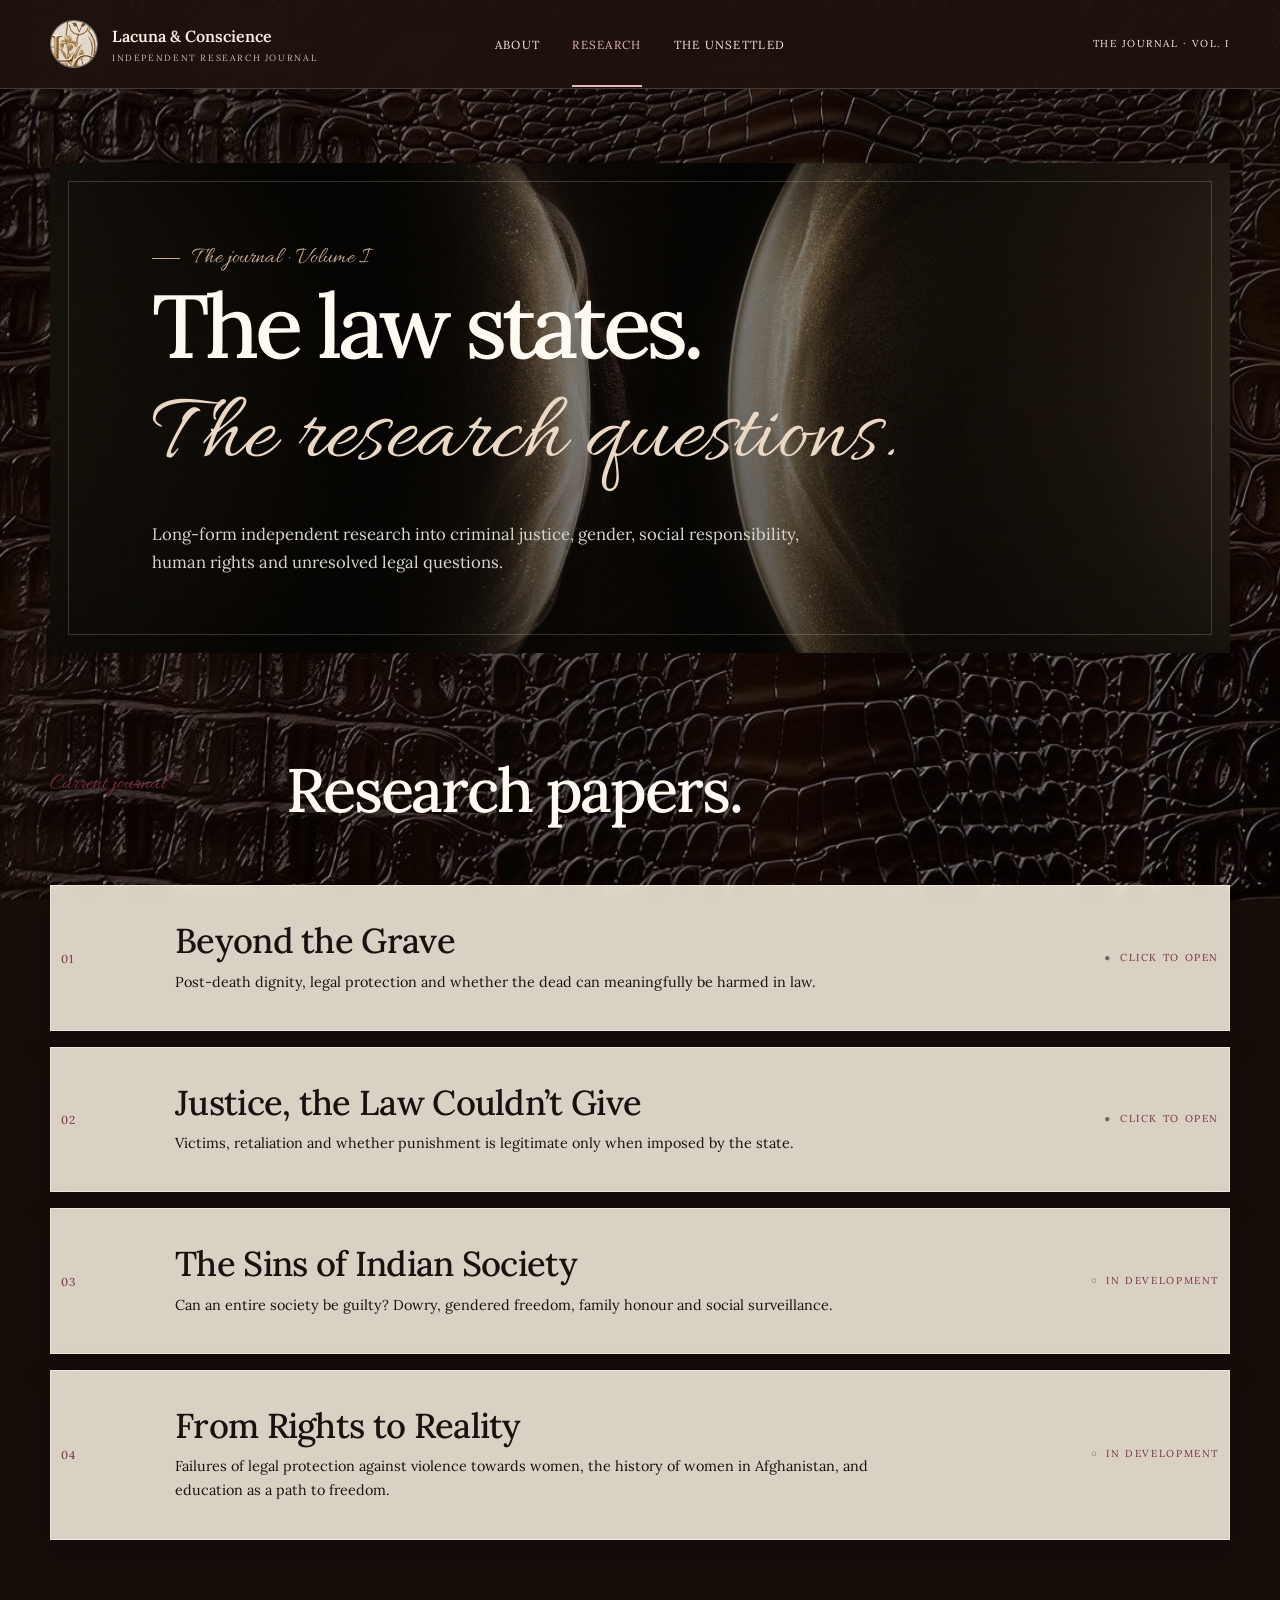
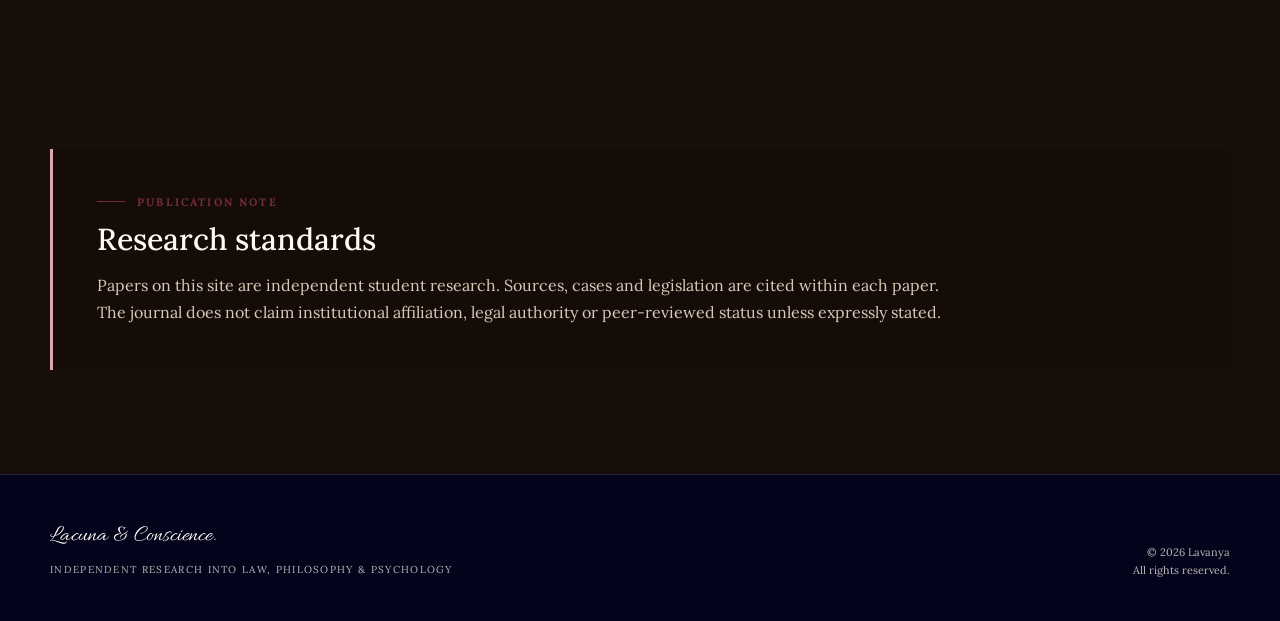
<file: research.html>
<!doctype html><html lang="en"><head><meta charset="utf-8"><meta name="viewport" content="width=device-width,initial-scale=1"><title>Research — Lacuna &amp; Conscience</title><meta name="description" content="Independent research papers from Lacuna &amp; Conscience."><link rel="icon" type="image/png" href="favicon.png"><link rel="apple-touch-icon" href="logo-iris-owl.png"><link rel="preconnect" href="https://fonts.googleapis.com"><link rel="preconnect" href="https://fonts.gstatic.com" crossorigin><link href="https://fonts.googleapis.com/css2?family=Allura&family=Lora:ital,wght@0,400;0,500;0,600;0,700;1,400&display=swap" rel="stylesheet"><link rel="stylesheet" href="styles.css?v=22"></head><body>
<header class="site-header"><div class="wrap nav"><a class="brand" href="index.html"><span class="monogram"><img src="logo-iris-owl.png" alt=""></span><span class="brand-copy"><strong>Lacuna &amp; Conscience</strong><small>Independent research journal</small></span></a><button class="mobile-toggle" aria-label="Open navigation" aria-expanded="false">☰</button><nav class="nav-links"><a href="index.html">About</a><a class="active" href="/lavanya/research/">Research</a><a href="questions.html">The Unsettled</a></nav><div class="issue-mark">The journal · Vol. I</div></div></header>
<main><section class="hero page-hero"><div class="wrap hero-frame"><div class="hero-content"><div class="eyebrow">The journal · Volume I</div><h1>The law states. <span class="hero-script">The research questions.</span></h1><p class="hero-dek">Long-form independent research into criminal justice, gender, social responsibility, human rights and unresolved legal questions.</p></div></div></section>
<section class="section"><div class="wrap"><div class="section-intro reveal"><div class="side-note">Current journal</div><div><h2>Research papers.</h2></div></div><div class="paper-list reveal">
<a class="paper-item" href="reader.html?paper=beyond-the-grave"><div class="paper-no">01</div><div><h3>Beyond the Grave</h3><p>Post-death dignity, legal protection and whether the dead can meaningfully be harmed in law.</p></div><div class="status live">Click to Open</div></a>
<a class="paper-item" href="reader.html?paper=justice-the-law-couldnt-give"><div class="paper-no">02</div><div><h3>Justice, the Law Couldn’t Give</h3><p>Victims, retaliation and whether punishment is legitimate only when imposed by the state.</p></div><div class="status live">Click to Open</div></a>
<a class="paper-item" href="reader.html?paper=the-sins-of-indian-society"><div class="paper-no">03</div><div><h3>The Sins of Indian Society</h3><p>Can an entire society be guilty? Dowry, gendered freedom, family honour and social surveillance.</p></div><div class="status">In development</div></a>
<a class="paper-item" href="reader.html?paper=from-rights-to-reality"><div class="paper-no">04</div><div><h3>From Rights to Reality</h3><p>Failures of legal protection against violence towards women, the history of women in Afghanistan, and education as a path to freedom.</p></div><div class="status">In development</div></a>
</div></div></section><section class="section section-rule"><div class="wrap"><div class="note-card reveal"><div class="eyebrow">Publication note</div><h3>Research standards</h3><p>Papers on this site are independent student research. Sources, cases and legislation are cited within each paper. The journal does not claim institutional affiliation, legal authority or peer-reviewed status unless expressly stated.</p></div></div></section></main>
<footer><div class="wrap footer-row"><div><div class="footer-brand">Lacuna &amp; Conscience.</div><div class="footer-copy">Independent research into law, philosophy & psychology</div></div><div class="footer-right">© <span data-year></span> Lavanya<br>All rights reserved.</div></div></footer><script src="script.js"></script><script src="research-list.js"></script></body></html>
</file>
<file: styles.css>
:root{--parchment:#eee7da;--paper:#f8f3ea;--ink:#17243b;--brown:#4d382d;--wine:#742d3a;--muted:#766b61;--line:rgba(77,56,45,.23);--max:1180px}
*{box-sizing:border-box}html{scroll-behavior:smooth}body{margin:0;background:var(--parchment);color:var(--brown);font-family:"Lora",Georgia,serif;line-height:1.68;-webkit-font-smoothing:antialiased}a{color:inherit;text-decoration:none}button{font:inherit}.wrap{width:min(calc(100% - 64px),var(--max));margin-inline:auto}.eyebrow{display:flex;align-items:center;gap:12px;color:var(--wine);font-size:.68rem;font-weight:700;letter-spacing:.2em;text-transform:uppercase}.eyebrow:before{content:"";width:28px;height:1px;background:currentColor}
.site-header{position:sticky;top:0;z-index:30;background:rgba(238,231,218,.93);backdrop-filter:blur(16px);border-bottom:1px solid var(--line)}.nav{min-height:88px;display:grid;grid-template-columns:1fr auto 1fr;align-items:center}.brand{display:flex;align-items:center;gap:14px;justify-self:start}.monogram{width:42px;height:42px;border:1px solid var(--ink);border-radius:50%;display:grid;place-items:center;color:var(--ink);font-size:.78rem;font-weight:600;letter-spacing:-.06em}.brand-copy strong{display:block;color:var(--ink);font-size:1rem;font-weight:600}.brand-copy small{display:block;margin-top:1px;color:var(--muted);font-size:.56rem;letter-spacing:.18em;text-transform:uppercase}.nav-links{display:flex;gap:32px;justify-self:center;font-size:.73rem;letter-spacing:.11em;text-transform:uppercase}.nav-links a{padding:34px 0 30px;border-bottom:2px solid transparent}.nav-links a:hover,.nav-links a.active{color:var(--wine);border-color:var(--wine)}.issue-mark{justify-self:end;font-size:.63rem;letter-spacing:.15em;text-transform:uppercase;color:var(--muted)}.mobile-toggle{display:none;border:0;background:transparent;color:var(--ink);font-size:1.4rem}
.hero{padding:74px 0 0}.hero-frame{position:relative;min-height:590px;overflow:hidden;background:var(--ink);color:var(--paper);padding:76px 8%;display:grid;align-content:center}.hero-frame:before{content:"";position:absolute;inset:18px;border:1px solid rgba(248,243,234,.18);pointer-events:none}.hero-frame:after{content:"§";position:absolute;right:7%;bottom:-112px;color:rgba(248,243,234,.035);font-size:25rem;line-height:1}.hero-content{position:relative;z-index:1;max-width:940px}.hero .eyebrow{color:#c8ac91}h1,h2,h3{margin:0;font-weight:500;line-height:1.08}h1{font-size:clamp(3.8rem,8.2vw,7.8rem);letter-spacing:-.055em}.hero-title em{color:#dacbb9;font-weight:400}.hero-dek{max-width:680px;margin:30px 0 0;color:#d7d5d0;font-size:1.04rem}.hero-foot{margin-top:62px;padding-top:22px;border-top:1px solid rgba(248,243,234,.2);display:flex;justify-content:space-between;gap:20px;color:#bdb9b1;font-size:.64rem;letter-spacing:.16em;text-transform:uppercase}.page-hero .hero-frame{min-height:460px}.page-hero h1{font-size:clamp(3.5rem,7vw,6.6rem);max-width:900px}
.section{padding:104px 0}.section-rule{border-top:1px solid var(--line)}.section-intro{display:grid;grid-template-columns:180px 1fr;gap:56px;margin-bottom:62px}.section-intro h2{max-width:780px;color:var(--ink);font-size:clamp(2.35rem,4.8vw,4.5rem);letter-spacing:-.035em}.section-intro p{max-width:700px;margin:24px 0 0;color:var(--muted)}.side-note{padding-top:8px;color:var(--wine);font-size:.66rem;letter-spacing:.18em;text-transform:uppercase}
.about-grid{display:grid;grid-template-columns:.72fr 1.28fr;gap:11%}.profile-card{border-top:2px solid var(--ink);padding-top:25px}.profile-card .initial{color:var(--ink);font-size:4.6rem;line-height:1}.profile-card p{color:var(--muted);font-size:.85rem}.profile-meta{margin-top:34px;padding-top:20px;border-top:1px solid var(--line);display:grid;gap:9px;font-size:.68rem;letter-spacing:.12em;text-transform:uppercase}.bio-copy .lead{margin:0 0 32px;color:var(--ink);font-size:clamp(1.75rem,3vw,2.65rem);line-height:1.35}.bio-copy p:not(.lead){max-width:720px}.text-link{display:inline-flex;gap:14px;align-items:center;margin-top:20px;color:var(--ink);font-size:.72rem;font-weight:700;letter-spacing:.14em;text-transform:uppercase}.text-link:after{content:"→";transition:transform .2s}.text-link:hover:after{transform:translateX(6px)}
.manifesto{background:var(--brown);color:var(--paper)}.manifesto-inner{display:grid;grid-template-columns:120px 1fr;gap:56px;align-items:start}.manifesto .mark{color:#b9987b;font-size:5rem;line-height:.8}.manifesto blockquote{margin:0;max-width:920px;font-size:clamp(2rem,4.5vw,4.5rem);line-height:1.18;letter-spacing:-.025em}.manifesto cite{display:block;margin-top:28px;color:#cabbac;font-size:.67rem;font-style:normal;letter-spacing:.18em;text-transform:uppercase}
.pillars{display:grid;grid-template-columns:repeat(3,1fr);border-top:1px solid var(--line);border-bottom:1px solid var(--line)}.pillar{min-height:330px;padding:34px;border-right:1px solid var(--line)}.pillar:last-child{border-right:0}.pillar .num{color:var(--wine);font-size:.65rem;letter-spacing:.16em}.pillar h3{margin:70px 0 17px;color:var(--ink);font-size:1.65rem}.pillar p{color:var(--muted);font-size:.9rem}
.paper-list{border-top:1px solid var(--line)}.paper-item{display:grid;grid-template-columns:84px 1fr 170px;gap:30px;padding:36px 10px;border-bottom:1px solid var(--line);align-items:center;transition:background .25s,padding .25s}.paper-item:hover{background:rgba(248,243,234,.64);padding-inline:22px}.paper-no{color:var(--wine);font-size:.72rem;letter-spacing:.12em}.paper-item h3{color:var(--ink);font-size:clamp(1.45rem,2.7vw,2.25rem);letter-spacing:-.02em}.paper-item p{max-width:720px;margin:10px 0 0;color:var(--muted);font-size:.9rem}.status{justify-self:end;color:var(--muted);font-size:.63rem;letter-spacing:.16em;text-transform:uppercase}.status:before{content:"○";margin-right:8px;color:var(--muted)}.status.live{color:var(--wine)}.status.live:before{content:"●"}.note-card{padding:44px;background:var(--paper);border-left:3px solid var(--wine)}.note-card h3{margin:12px 0;color:var(--ink);font-size:1.9rem}.note-card p{max-width:850px;margin-bottom:0;color:var(--muted)}
.question-grid{display:grid;grid-template-columns:repeat(2,1fr);border-top:1px solid var(--line);border-left:1px solid var(--line)}.question{min-height:280px;padding:38px;border-right:1px solid var(--line);border-bottom:1px solid var(--line);display:flex;flex-direction:column;justify-content:space-between;transition:background .25s}.question:hover{background:var(--paper)}.question .q{color:var(--ink);font-size:clamp(1.4rem,2.4vw,2rem);line-height:1.35}.question .topic{color:var(--wine);font-size:.62rem;letter-spacing:.16em;text-transform:uppercase}
footer{padding:42px 0;background:var(--ink);color:#bcbab5}.footer-row{display:grid;grid-template-columns:1fr auto;gap:30px;align-items:end}.footer-brand{color:var(--paper);font-size:1.2rem}.footer-copy{margin-top:7px;font-size:.63rem;letter-spacing:.13em;text-transform:uppercase}.footer-right{text-align:right;font-size:.68rem}.reveal{opacity:0;transform:translateY(14px);transition:opacity .7s ease,transform .7s ease}.reveal.visible{opacity:1;transform:none}@media(prefers-reduced-motion:reduce){.reveal{opacity:1;transform:none;transition:none}}
@media(max-width:820px){.wrap{width:min(calc(100% - 30px),var(--max))}.nav{grid-template-columns:1fr auto;min-height:76px}.issue-mark{display:none}.mobile-toggle{display:block;justify-self:end}.nav-links{display:none;position:absolute;inset:76px 0 auto;padding:10px 22px 22px;background:var(--parchment);border-bottom:1px solid var(--line);flex-direction:column;gap:0}.nav-links.open{display:flex}.nav-links a{padding:16px 0;border-bottom:1px solid var(--line)}.hero{padding-top:24px}.hero-frame{min-height:540px;padding:62px 34px}.hero-frame:before{inset:11px}h1{font-size:clamp(3.2rem,15vw,5rem)}.hero-foot{flex-direction:column}.section{padding:72px 0}.section-intro,.about-grid,.manifesto-inner{grid-template-columns:1fr;gap:28px}.pillars{grid-template-columns:1fr}.pillar{min-height:auto;border-right:0;border-bottom:1px solid var(--line)}.pillar:last-child{border-bottom:0}.pillar h3{margin-top:36px}.paper-item{grid-template-columns:48px 1fr;gap:16px}.status{grid-column:2;justify-self:start}.question-grid{grid-template-columns:1fr}.footer-row{grid-template-columns:1fr}.footer-right{text-align:left}}
@media(max-width:480px){.brand-copy small{display:none}.hero-frame{padding-inline:27px}.hero-dek{font-size:.92rem}.question{min-height:240px;padding:28px}}

/* Polka-dot editorial edition */
:root{--parchment:#f7f3e9;--paper:#fffaf1;--ink:#101a2d;--brown:#2c1b15;--muted:#71675e;--line:rgba(44,27,21,.21)}
body.polka-page{background-color:var(--parchment);background-image:radial-gradient(circle,rgba(116,45,58,.16) 1.35px,transparent 1.5px);background-size:24px 24px}
body.polka-page .section:not(.manifesto){background:rgba(247,243,233,.84)}
.site-header{background:rgba(247,243,233,.93)}
.script-accent{font-family:"Allura","Lora",serif;font-size:1.55rem;font-weight:400;letter-spacing:0;text-transform:none}
.hero-frame.floral:before{inset:0;border:0;background:url("daisy-frame.png") center/100% 100% no-repeat;mix-blend-mode:screen;opacity:.5}
.hero-title em{color:#ead9c9;font-family:"Allura","Lora",serif;font-size:1.08em;font-weight:400}
.manifesto{background-color:var(--brown);background-image:linear-gradient(rgba(44,27,21,.2),rgba(44,27,21,.2)),url("leather-texture.png");background-size:cover;background-position:center}
@media(max-width:820px){.hero-frame.floral:before{background-size:cover;opacity:.38}}

/* Lacuna & Conscience — leather edition */
:root{--ink:#04031c}
body,body.polka-page{background-color:#170d09;background-image:linear-gradient(rgba(20,10,7,.16),rgba(20,10,7,.16)),url("croc-leather.png");background-size:cover;background-attachment:fixed;color:#f2eadc}
body.polka-page .section:not(.manifesto),.section{background:transparent}
.site-header{background:rgba(31,18,14,.91);border-color:rgba(245,238,223,.18)}
.brand-copy strong,.monogram,.nav-links a,.issue-mark{color:#f6efe2}.monogram{border-color:rgba(246,239,226,.72)}
.brand-copy small{color:#cbbba9}.nav-links a:hover,.nav-links a.active{color:#e3b8bf;border-color:#e3b8bf}
.section-intro h2,.bio-copy .lead,.pillar h3,.paper-item h3,.question .q{color:#fffaf1}
.section-intro p,.profile-card p,.bio-copy p,.pillar p,.paper-item p{color:#d8cab9}
.profile-card{border-color:#f3e7d6}.profile-meta,.paper-list,.paper-item,.pillars,.pillar,.question-grid,.question{border-color:rgba(246,239,226,.22)}
.pillar,.question,.paper-item:hover{background:rgba(24,14,10,.25)}
.question:hover{background:rgba(16,26,45,.52)}
.text-link{color:#fffaf1}
.note-card{background:rgba(20,12,9,.5);border-left-color:#d9a7b0}.note-card h3{color:#fffaf1}.note-card p{color:#d8cab9}
.manifesto{background-color:#fff8e9;background-image:radial-gradient(circle,#17120f 5px,transparent 5.7px);background-size:44px 44px;color:#172136}
.manifesto blockquote{color:#172136;text-shadow:0 1px rgba(255,255,255,.55)}
.manifesto .mark{color:#742d3a}.manifesto cite{color:#5b453b}
.hero-frame:after{display:none}
.hero-frame.floral:before{background-image:url("lily-frame.png");background-size:84% 84%;opacity:.58}
.hero-script{display:inline-block;color:#ead8c4;font-family:"Allura","Lora",serif;font-size:1.08em;font-weight:400;letter-spacing:0}
.page-hero .eyebrow,.section-intro .side-note,.footer-brand{font-family:"Allura","Lora",serif;font-size:1.45rem;font-weight:400;letter-spacing:0;text-transform:none}
footer{border-top:1px solid rgba(246,239,226,.14)}
@media(max-width:820px){body,body.polka-page{background-attachment:scroll}.manifesto{background-size:36px 36px}.hero-frame.floral:before{background-size:88% 88%;opacity:.45}}
.manifesto-inner.solo{grid-template-columns:1fr}

/* Editorial homepage concept — cream masthead, monochrome law image, restrained leopard */
.concept-page{background-color:#170d09;background-image:linear-gradient(rgba(20,10,7,.16),rgba(20,10,7,.16)),url("croc-leather.png");background-size:cover;background-attachment:fixed;color:#f2eadc}
.editorial-opening{padding-top:54px}.editorial-hero{position:relative;isolation:isolate;overflow:hidden;min-height:650px;background:#f6f0e5;box-shadow:0 28px 70px rgba(0,0,0,.28)}
.editorial-cream{position:relative;z-index:2;height:360px;padding:38px 7% 0;color:#17120f;background:#f6f0e5}
.editorial-kicker{display:flex;justify-content:space-between;gap:24px;padding-bottom:18px;border-bottom:1px solid rgba(23,18,15,.32);font-size:.62rem;font-weight:600;letter-spacing:.17em;text-transform:uppercase}
.editorial-name{position:relative;display:flex;justify-content:center;align-items:flex-start;margin-top:62px;white-space:nowrap}.editorial-serif{font-size:clamp(3.4rem,7vw,7rem);font-weight:400;line-height:1;letter-spacing:-.065em}.editorial-script{position:absolute;z-index:4;top:42%;left:50%;transform:translateX(-38%);color:#04031c;font-family:"Allura","Lora",serif;font-size:clamp(7.4rem,15vw,14.5rem);font-weight:400;line-height:.72;letter-spacing:-.03em}
.editorial-photo{position:relative;height:330px;margin:0;overflow:hidden;background:#050505}.editorial-photo img{width:100%;height:100%;display:block;object-fit:cover;object-position:center 36%;filter:grayscale(1) contrast(1.12) brightness(.8)}
.editorial-photo:after{content:"";position:absolute;inset:0;background:linear-gradient(180deg,rgba(4,3,28,.06),rgba(4,3,28,.38));pointer-events:none}.editorial-photo figcaption{position:absolute;z-index:2;right:5%;bottom:22px;left:5%;display:flex;justify-content:space-between;gap:20px;color:#f8f1e5;font-size:.61rem;letter-spacing:.16em;text-transform:uppercase}
.concept-page .manifesto{background-color:#26150e;background-image:linear-gradient(rgba(15,8,5,.08),rgba(15,8,5,.08)),url("cheetah-print.png");background-size:cover;background-position:center 46%}
.concept-page .manifesto-inner{position:relative;padding:46px 94px 46px 54px;background:rgba(255,248,233,.91);box-shadow:0 20px 54px rgba(42,25,18,.19)}.concept-page .manifesto blockquote{color:#17120f;text-shadow:none}.concept-page .manifesto .mark{color:#742d3a}.concept-page .manifesto .mark-close{position:absolute;right:42px;bottom:38px}.concept-page .manifesto cite{color:#5b453b}
@media(max-width:820px){.concept-page{background-attachment:scroll}.editorial-opening{padding-top:24px}.editorial-hero{min-height:560px}.editorial-cream{height:310px;padding:28px 7% 0}.editorial-kicker span:last-child{display:none}.editorial-name{left:-6%;margin-top:58px}.editorial-serif{font-size:clamp(2.8rem,12vw,5rem)}.editorial-script{top:58%;transform:translateX(-45%);font-size:clamp(5.8rem,25vw,9rem)}.editorial-photo{height:280px}.editorial-photo figcaption{flex-direction:column;gap:5px}.concept-page .manifesto-inner{padding:34px 60px 34px 28px}.concept-page .manifesto .mark-close{right:22px;bottom:24px;font-size:4rem}}

/* Textured hero treatment for Research and The Unsettled */
.page-hero .hero-frame{background-color:#0b0805;background-image:linear-gradient(rgba(7,5,3,.42),rgba(7,5,3,.62)),url("black-gold-hero.jpeg");background-size:cover;background-position:center}

/* Final readable card treatment */
.paper-list{display:grid;gap:16px;border-top:0}.paper-item{border:1px solid rgba(255,250,241,.5);background:rgba(255,248,233,.84);box-shadow:0 12px 34px rgba(4,3,28,.18);backdrop-filter:blur(5px)}.paper-item:hover{background:rgba(255,250,242,.92)}
.paper-item h3,.paper-item p{color:#17120f}.paper-item .paper-no,.paper-item .status{color:#742d3a}
.question-grid{gap:16px;border:0}.question{border:1px solid rgba(255,250,241,.5);background:rgba(255,248,233,.82);box-shadow:0 12px 34px rgba(4,3,28,.18);backdrop-filter:blur(5px)}.question:hover{background:rgba(255,250,242,.91)}.question .q{color:#17120f}.question .topic{color:#742d3a;font-weight:700}
@media(max-width:820px){.paper-item,.question{background:rgba(255,248,233,.88)}}

/* Author profile */
.author-card{padding-top:0;border-top:0}.author-portrait{position:relative;aspect-ratio:4/5;margin:0 0 24px;overflow:hidden;border:1px solid rgba(255,250,241,.28);background:#100907;box-shadow:0 20px 48px rgba(0,0,0,.26)}.author-portrait:after{content:"";position:absolute;inset:0;box-shadow:inset 0 0 0 1px rgba(255,248,233,.11);pointer-events:none}.author-portrait img{width:100%;height:100%;display:block;object-fit:cover;object-position:50% 34%;filter:saturate(.82) contrast(1.04)}.author-name{color:#fffaf1;font-size:1.22rem;font-weight:600;letter-spacing:-.015em}.author-copy .eyebrow{margin-bottom:22px}.about-heading{margin:0 0 28px;color:#fffaf1;font-size:clamp(2.8rem,5vw,5.2rem);font-weight:700;letter-spacing:-.045em}.author-copy p{max-width:720px;margin:0;color:#e2d6c8;font-size:1.03rem;line-height:1.85}.readable-panel{display:block;width:100%;box-sizing:border-box;background:#020202;border:1px solid rgba(255,250,241,.34);box-shadow:0 20px 52px rgba(0,0,0,.42);padding:28px 30px}.journal-intro{display:block;max-width:980px}.journal-intro .journal-description{max-width:900px;margin-top:24px}.journal-intro p{max-width:900px;margin:0;font-size:1rem;line-height:1.75}.journal-intro p+p{margin-top:16px}
@media(max-width:820px){.author-copy{order:1}.author-card{order:2}.author-portrait{width:min(78%,300px);aspect-ratio:4/5;margin:0 auto 24px}.about-heading{margin-bottom:20px}.readable-panel{padding:23px 22px}}

/* Owl-and-iris journal identity */
.monogram{width:48px;height:48px;padding:0;border:1px solid rgba(246,239,226,.45);border-radius:50%;overflow:hidden;background:#f6f0e5}
.monogram img{width:128%;height:128%;display:block;object-fit:cover}
.journal-title{display:flex;align-items:center;gap:20px}
.journal-title img{width:78px;height:78px;flex:0 0 78px;border-radius:50%;object-fit:cover;box-shadow:0 10px 28px rgba(0,0,0,.28)}
@media(max-width:820px){.monogram{width:46px;height:46px}.journal-title{gap:14px}.journal-title img{width:60px;height:60px;flex-basis:60px}}

/* On-site paper reader */
.paper-item:focus-visible{outline:3px solid #e3b8bf;outline-offset:5px}
.reader-main{width:min(calc(100% - 40px),1400px);margin:32px auto 60px;min-height:65vh;color:#fffaf1}
.reader-toolbar{display:flex;align-items:center;justify-content:space-between;gap:16px;position:sticky;top:88px;z-index:20;padding:14px 18px;background:#211610;border:1px solid rgba(255,250,241,.3)}
.reader-back,.reader-download{font-size:1rem}.reader-download{background:#f6f0e5;color:#251811;padding:10px 18px;border:1px solid #f6f0e5}.reader-toolbar a:focus-visible,.reader-help a:focus-visible{outline:3px solid #e3b8bf;outline-offset:4px}
.reader-title{font-size:clamp(1.8rem,4vw,3.3rem);line-height:1.2;letter-spacing:-.02em;margin:30px 0 24px;overflow-wrap:anywhere}
#reader-message{padding:28px;background:#f6f0e5;color:#251811;font-size:1rem}
#pdf-frame{display:block;width:100%;height:78vh;height:78dvh;min-height:400px;border:1px solid rgba(255,250,241,.3);background:#525659}
.reader-help{font-size:1rem}.reader-help a{text-decoration:underline;text-underline-offset:3px}
[hidden]{display:none!important}
@media(max-width:820px){.reader-toolbar{top:76px;flex-wrap:wrap;padding:12px;gap:12px}.reader-main{width:calc(100% - 24px);margin-top:20px}.reader-download{margin-left:auto;padding:9px 12px}.reader-title{margin-top:24px}}

/* Embedded journal PDF controls */
.reader-actions{display:flex;align-items:center;justify-content:flex-end;gap:12px;flex-wrap:wrap}
button.reader-download{font-family:inherit;font-size:1rem;cursor:pointer}
.reader-download:hover{background:#e3b8bf;border-color:#e3b8bf;color:#211610}
#pdf-frame:fullscreen{width:100vw;height:100vh;min-height:0;border:0;background:#525659}
@media(max-width:600px){.reader-actions{width:100%;justify-content:flex-start}.reader-actions .reader-download{margin:0;font-size:.9rem}}
</file>
